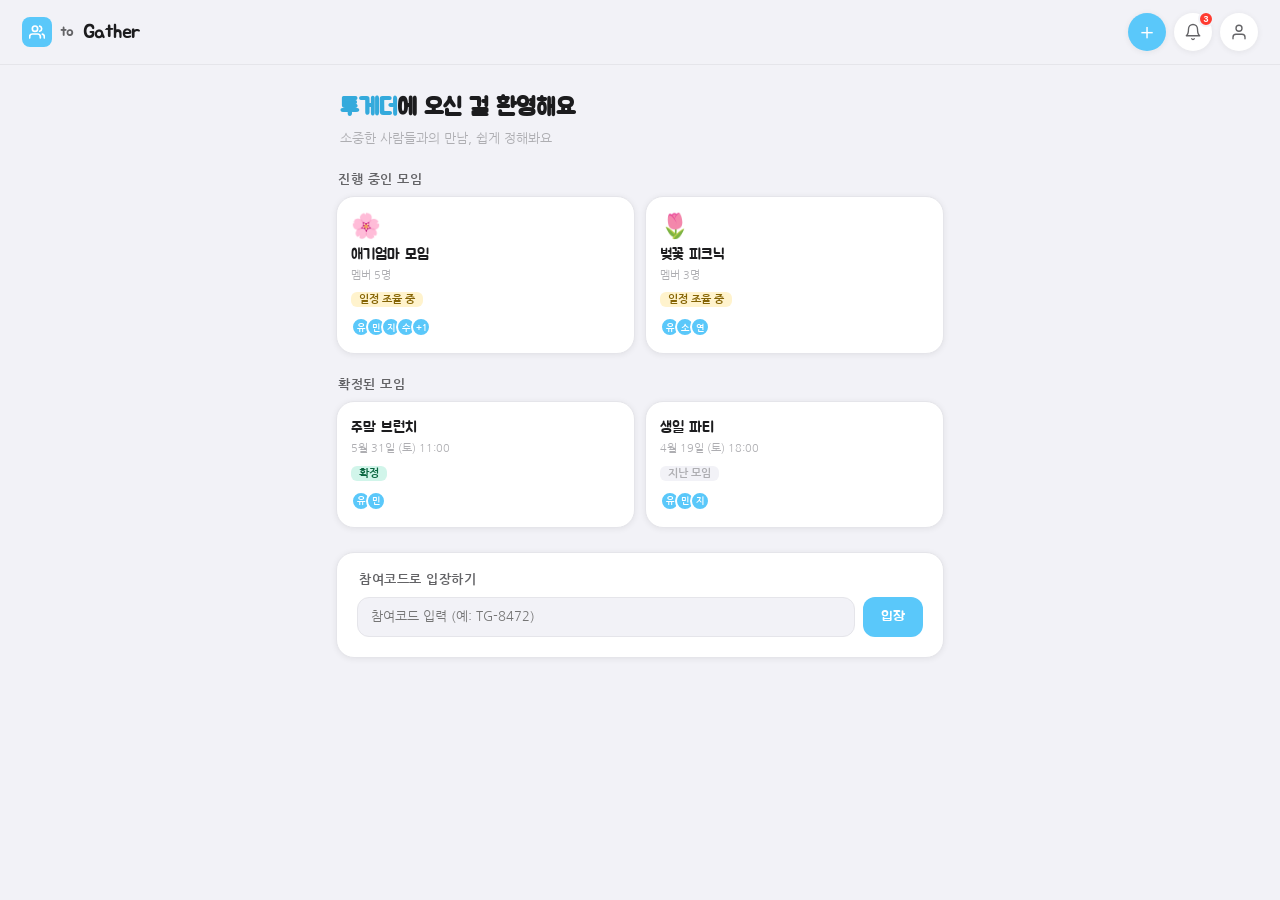
<file: index.html>
<!DOCTYPE html>
<html lang="ko">
<head>
<meta charset="UTF-8">
<meta name="viewport" content="width=device-width, initial-scale=1.0">
<title>to Gather</title>
<link href="https://fonts.googleapis.com/css2?family=Jua&family=Nanum+Gothic:wght@400;700&display=swap" rel="stylesheet">
<style>
:root{
  --bg:    #f2f2f7;
  --card:  #ffffff;
  --nav-bg:rgba(242,242,247,.92);
  --acc:   #5ac8fa;   /* 포인트: 밝은 틸/스카이 */
  --acc2:  #34aadc;
  --text:  #1c1c1e;
  --text-m:#636366;
  --text-l:#aeaeb2;
  --border:#e5e5ea;
  --sh:    0 1px 6px rgba(0,0,0,.07);
  --sh2:   0 4px 20px rgba(0,0,0,.11);
  --r:     18px;
  --rs:    12px;
}
*{box-sizing:border-box;margin:0;padding:0}

body{
  font-family:'Nanum Gothic',sans-serif;
  background:var(--bg);
  color:var(--text);
  min-height:100vh;
  overflow-x:hidden;
}

/* ── TOP NAV ── */
.nav{
  position:fixed;top:0;left:0;right:0;z-index:1000;
  display:flex;align-items:center;justify-content:space-between;
  padding:13px 22px;
  background:var(--nav-bg);
  backdrop-filter:blur(20px);
  border-bottom:1px solid var(--border);
}
.logo{
  font-family:'Jua',sans-serif;font-size:20px;
  color:var(--text);
  display:flex;align-items:center;gap:8px;
  cursor:pointer;user-select:none;transition:opacity .15s;
  letter-spacing:-.3px;
}
.logo .logo-to{font-size:14px;color:var(--text-m);font-weight:400;letter-spacing:.02em}
.logo .logo-gather{font-size:20px;color:var(--text);letter-spacing:-.5px}
.logo:hover{opacity:.7}
.logo-icon{
  width:30px;height:30px;border-radius:8px;
  background:var(--acc);
  display:flex;align-items:center;justify-content:center;
}
.logo-icon svg{width:16px;height:16px;stroke:#fff;fill:none;stroke-width:2.5;stroke-linecap:round;stroke-linejoin:round}
.nav-btns{display:flex;align-items:center;gap:8px}
.nbtn{
  width:38px;height:38px;border-radius:50%;border:none;
  background:var(--card);
  box-shadow:var(--sh);
  cursor:pointer;
  display:flex;align-items:center;justify-content:center;
  transition:all .15s;position:relative;
  color:var(--text-m);
}
.nbtn:hover{background:var(--border)}
.nbtn svg{width:18px;height:18px;stroke:currentColor;fill:none;stroke-width:1.8;stroke-linecap:round;stroke-linejoin:round}
.nbtn.plus{
  background:var(--acc);color:#fff;
  width:38px;height:38px;
  font-size:22px;font-weight:300;
}
.nbtn.plus:hover{background:var(--acc2)}
.badge{
  position:absolute;top:-2px;right:-2px;
  width:16px;height:16px;border-radius:50%;
  background:#ff3b30;color:#fff;
  font-size:9px;font-weight:700;
  display:flex;align-items:center;justify-content:center;
  border:2px solid var(--bg);
}

/* ── MAIN ── */
.main{
  position:relative;z-index:1;
  padding:72px 16px 48px;
  max-width:640px;margin:0 auto;
}
.page{display:none}
.page.active{display:block;animation:fadeUp .3s ease}
@keyframes fadeUp{from{opacity:0;transform:translateY(12px)}to{opacity:1;transform:translateY(0)}}

/* ── HOME HERO ── */
.home-hero{padding:20px 4px 26px}
.home-hero h1{font-family:'Jua',sans-serif;font-size:24px;line-height:1.4;color:var(--text)}
.home-hero h1 em{font-style:normal;color:var(--acc2)}
.home-hero p{font-size:13px;color:var(--text-l);margin-top:5px}

.sec-title{
  font-size:13px;font-weight:700;
  color:var(--text-m);
  letter-spacing:.04em;text-transform:uppercase;
  margin-bottom:10px;padding-left:2px;
}

/* ── MEETING CARDS ── */
.mgrid{display:grid;grid-template-columns:1fr 1fr;gap:10px;margin-bottom:24px}
.mcard{
  background:var(--card);border-radius:var(--r);
  padding:16px 14px;cursor:pointer;
  transition:all .18s;
  box-shadow:var(--sh);
  border:1px solid var(--border);
}
.mcard:hover{transform:translateY(-2px);box-shadow:var(--sh2)}
.mcard:active{transform:scale(.98)}
.mcard .mc-icon{font-size:24px;margin-bottom:8px;line-height:1}
.mcard .mc-name{font-family:'Jua',sans-serif;font-size:15px;margin-bottom:4px;color:var(--text)}
.mcard .mc-meta{font-size:11px;color:var(--text-l);line-height:1.5}
.sbadge{
  display:inline-block;
  padding:2px 8px;border-radius:6px;
  font-size:11px;font-weight:700;margin-top:8px;
}
.sbadge.sched{background:#fff3cd;color:#856404}
.sbadge.conf {background:#d1f5ea;color:#0a6640}
.sbadge.past {background:#f2f2f7;color:#aeaeb2}
.member-dots{display:flex;margin-top:10px}
.mdot{
  width:20px;height:20px;border-radius:50%;
  border:2px solid var(--card);
  background:var(--acc);
  display:flex;align-items:center;justify-content:center;
  font-size:9px;margin-left:-5px;color:#fff;
  font-weight:700;
}
.mdot:first-child{margin-left:0}

/* ── CARD ── */
.card{
  background:var(--card);border-radius:var(--r);
  padding:20px;box-shadow:var(--sh);margin-bottom:12px;
  border:1px solid var(--border);
}

/* ── MEETING HEADER ── */
.mhdr{
  background:var(--card);border-radius:var(--r);
  padding:20px;box-shadow:var(--sh);margin-bottom:12px;
  border:1px solid var(--border);
}
.mhdr-row{display:flex;align-items:center;gap:12px;margin-bottom:12px}
.mhdr-emoji{font-size:34px;line-height:1}
.mhdr-name{font-family:'Jua',sans-serif;font-size:20px;color:var(--text)}
.mhdr-sub{font-size:12px;color:var(--text-l);margin-top:2px}
.code-box{
  display:inline-flex;align-items:center;gap:10px;
  background:var(--bg);
  border:1px solid var(--border);
  border-radius:var(--rs);padding:7px 13px;margin-top:6px;
}
.code-lbl{font-size:11px;color:var(--text-l)}
.code-val{
  font-family:'Jua',sans-serif;font-size:16px;
  letter-spacing:3px;color:var(--text);
}
.copy-btn{
  background:var(--acc);border:none;border-radius:7px;
  padding:4px 10px;font-size:11px;cursor:pointer;
  font-family:'Jua',sans-serif;color:#fff;
  transition:all .15s;
}
.copy-btn:hover{background:var(--acc2)}
.mem-row{display:flex;flex-wrap:wrap;gap:7px;margin-top:12px}
.mem-chip{
  display:flex;align-items:center;gap:6px;
  background:var(--bg);border-radius:30px;
  padding:5px 11px;font-size:12px;
  border:1px solid var(--border);
}
.mem-chip .av{
  width:22px;height:22px;border-radius:50%;
  background:var(--acc);
  display:flex;align-items:center;justify-content:center;font-size:11px;color:#fff;font-weight:700;
}
.mem-chip .ck{color:var(--acc2);font-size:12px}

/* ── TABS ── */
.tabs{
  display:flex;gap:0;margin-bottom:12px;
  background:var(--card);border-radius:var(--rs);
  padding:3px;box-shadow:var(--sh);border:1px solid var(--border);
}
.tab{
  flex:1;padding:8px 6px;border-radius:9px;
  border:none;background:transparent;
  font-family:'Jua',sans-serif;font-size:13px;
  cursor:pointer;transition:all .18s;color:var(--text-m);
}
.tab.on{background:var(--acc);color:#fff;box-shadow:0 1px 4px rgba(90,200,250,.3)}

/* ── CALENDAR ── */
.cal-nav{display:flex;align-items:center;justify-content:space-between;margin-bottom:12px}
.cal-mo{font-family:'Jua',sans-serif;font-size:16px;color:var(--text)}
.cal-arr{
  width:28px;height:28px;border-radius:50%;
  border:none;background:var(--bg);
  cursor:pointer;font-size:15px;color:var(--text-m);
  display:flex;align-items:center;justify-content:center;
  transition:all .15s;
}
.cal-arr:hover{background:var(--border)}
.cal-grid{display:grid;grid-template-columns:repeat(7,1fr);gap:3px;user-select:none}
.dh{text-align:center;font-size:11px;color:var(--text-l);padding-bottom:5px;font-weight:700}
.dh.su{color:#ff3b30}.dh.sa{color:#007aff}
.dd{
  aspect-ratio:1;border-radius:50%;
  display:flex;align-items:center;justify-content:center;
  font-size:12px;cursor:pointer;transition:all .12s;
  border:1px solid transparent;color:var(--text);
}
.dd:hover:not(.emp):not(.past){background:var(--border)}
.dd.sel{background:var(--acc);color:#fff;font-weight:700;box-shadow:0 1px 6px rgba(90,200,250,.35)}
.dd.today{border-color:var(--acc);font-weight:700}
.dd.past{color:var(--text-l);cursor:default}
.dd.emp{cursor:default}
.dd.suc{color:#ff3b30}.dd.sac{color:#007aff}
.dd.sel.suc,.dd.sel.sac{color:#fff}

/* ── TIME SLOTS ── */
.t-title{font-size:12px;font-weight:700;color:var(--text-l);margin:10px 0 5px;letter-spacing:.03em}
.t-grid{display:grid;grid-template-columns:repeat(4,1fr);gap:5px;margin-bottom:2px}
.tbtn{
  padding:8px 2px;border-radius:var(--rs);
  border:1px solid var(--border);
  background:var(--bg);font-size:12px;
  cursor:pointer;transition:all .12s;text-align:center;
  color:var(--text-m);font-family:'Nanum Gothic',sans-serif;
}
.tbtn:hover{border-color:var(--acc);color:var(--acc2)}
.tbtn.sel{background:var(--acc);border-color:var(--acc);color:#fff;font-weight:700}
.anytime{
  width:100%;padding:10px;border-radius:var(--rs);
  border:1px dashed var(--text-l);background:transparent;
  font-family:'Jua',sans-serif;font-size:14px;
  color:var(--text-m);cursor:pointer;transition:all .18s;margin-bottom:10px;
}
.anytime:hover,.anytime.on{background:var(--acc);border-color:var(--acc);color:#fff}

/* ── BIG BUTTONS ── */
.bbtn{
  width:100%;padding:14px;border-radius:var(--rs);border:none;
  font-family:'Jua',sans-serif;font-size:15px;cursor:pointer;
  transition:all .18s;
  display:flex;align-items:center;justify-content:center;gap:6px;
  margin-top:10px;
}
.bbtn.p{background:var(--acc);color:#fff}
.bbtn.p:hover{background:var(--acc2)}
.bbtn.s{background:var(--bg);color:var(--text);border:1px solid var(--border)}
.bbtn.s:hover{background:var(--border)}
.bbtn.c{background:var(--text);color:#fff}
.bbtn.c:hover{opacity:.85}
.bbtn:active{opacity:.75;transform:scale(.98)}

/* ── RESULT CARDS ── */
.rcard{
  border-radius:var(--r);padding:15px 16px;cursor:pointer;
  transition:all .18s;
  border:1px solid var(--border);
  display:flex;align-items:center;gap:14px;
  margin-bottom:8px;background:var(--card);
  box-shadow:var(--sh);
}
.rcard.best{border-color:var(--acc);background:#f0fbff}
.rcard.picked{border-color:var(--acc2);box-shadow:0 0 0 3px rgba(90,200,250,.2)}
.rcard:hover{transform:translateX(3px)}
.rcard-icon{font-size:28px;flex-shrink:0}
.rcard-info{flex:1}
.rcard-date{font-family:'Jua',sans-serif;font-size:16px;color:var(--text)}
.rcard-time{font-size:12px;color:var(--text-l);margin-top:3px}
.rcard-cnt{
  display:inline-block;
  background:var(--bg);border-radius:6px;
  padding:2px 8px;font-size:11px;margin-top:5px;
  color:var(--text-m);font-weight:700;border:1px solid var(--border);
}
.best-tag{
  background:var(--acc);color:#fff;
  padding:2px 8px;border-radius:6px;
  font-size:11px;font-weight:700;white-space:nowrap;
}
.sel-circle{
  width:20px;height:20px;border-radius:50%;
  border:1.5px solid var(--border);flex-shrink:0;
  display:flex;align-items:center;justify-content:center;font-size:12px;
  transition:all .15s;
}
.rcard.picked .sel-circle{background:var(--acc);border-color:var(--acc);color:#fff}

/* ── PROGRESS ── */
.prog{height:4px;border-radius:2px;background:var(--border);margin-top:6px;overflow:hidden}
.prog-fill{height:100%;border-radius:2px;background:var(--acc);transition:width .5s ease}

/* ── CHAT ── */
.chat-wrap{max-height:240px;overflow-y:auto;margin-bottom:10px;padding-right:4px}
.cmsg{display:flex;gap:7px;align-items:flex-end;margin-bottom:8px}
.cmsg.mine{flex-direction:row-reverse}
.cav{
  width:26px;height:26px;border-radius:50%;
  background:var(--acc);
  display:flex;align-items:center;justify-content:center;font-size:11px;font-weight:700;color:#fff;flex-shrink:0;
}
.cbubble{
  max-width:200px;padding:8px 12px;
  border-radius:16px 16px 16px 4px;
  font-size:13px;line-height:1.4;
  background:var(--bg);border:1px solid var(--border);color:var(--text);
}
.cmsg.mine .cbubble{
  border-radius:16px 16px 4px 16px;
  background:var(--acc);border-color:transparent;color:#fff;
}
.cwho{font-size:10px;color:var(--text-l);margin-bottom:2px}
.cmsg.mine .cwho{text-align:right}
.cinput-row{display:flex;gap:7px}
.cinput{
  flex:1;padding:9px 14px;border-radius:20px;
  border:1px solid var(--border);
  background:var(--bg);
  font-family:'Nanum Gothic',sans-serif;font-size:13px;outline:none;
  transition:border-color .15s;color:var(--text);
}
.cinput:focus{border-color:var(--acc)}
.csend{
  width:36px;height:36px;border-radius:50%;border:none;
  background:var(--acc);color:#fff;cursor:pointer;font-size:14px;
  display:flex;align-items:center;justify-content:center;
  transition:background .15s;
}
.csend:hover{background:var(--acc2)}

/* ── NOTIF PANEL ── */
.npanel{
  position:fixed;top:64px;right:14px;width:280px;
  background:var(--card);border-radius:var(--r);
  box-shadow:var(--sh2);border:1px solid var(--border);
  z-index:1500;overflow:hidden;
  transform:translateY(-8px) scale(.96);opacity:0;
  pointer-events:none;transition:all .2s cubic-bezier(.34,1.56,.64,1);
}
.npanel.open{transform:translateY(0) scale(1);opacity:1;pointer-events:all}
.np-hdr{
  padding:13px 15px;font-family:'Jua',sans-serif;font-size:14px;color:var(--text);
  border-bottom:1px solid var(--border);
}
.ni{
  padding:11px 15px;border-bottom:1px solid var(--border);
  font-size:12px;line-height:1.5;display:flex;gap:9px;align-items:flex-start;
  color:var(--text);
}
.ni-ic{font-size:16px;flex-shrink:0;margin-top:1px}
.ni-t{font-size:10px;color:var(--text-l);margin-top:2px}

/* ── MYPAGE ── */
.prof-center{text-align:center;padding:24px 0 16px}
.prof-av{
  width:80px;height:80px;border-radius:50%;
  background:var(--bg);border:2px solid var(--border);
  display:flex;align-items:center;justify-content:center;
  margin:0 auto 12px;
  cursor:pointer;transition:opacity .15s;position:relative;overflow:hidden;
}
.prof-av:hover{opacity:.8}
.prof-av svg{width:100%;height:100%}
.av-edit{
  position:absolute;bottom:0;right:0;
  width:22px;height:22px;border-radius:50%;
  background:var(--acc);font-size:11px;color:#fff;
  display:flex;align-items:center;justify-content:center;
  border:2px solid var(--card);
}
.pname{font-family:'Jua',sans-serif;font-size:20px;color:var(--text)}
.pjoin{font-size:12px;color:var(--text-l);margin-top:3px}
.stats{display:grid;grid-template-columns:1fr 1fr 1fr;gap:8px;margin-bottom:12px}
.sbox{
  background:var(--card);border-radius:var(--rs);
  padding:14px 10px;text-align:center;
  box-shadow:var(--sh);border:1px solid var(--border);
}
.snum{font-family:'Jua',sans-serif;font-size:24px;color:var(--acc2)}
.slbl{font-size:11px;color:var(--text-l);margin-top:2px}

/* ── MODAL ── */
.mov{
  position:fixed;inset:0;
  background:rgba(0,0,0,.35);backdrop-filter:blur(6px);
  z-index:2000;display:flex;align-items:center;justify-content:center;padding:18px;
  opacity:0;pointer-events:none;transition:opacity .2s;
}
.mov.open{opacity:1;pointer-events:all}
.modal{
  background:var(--card);border-radius:22px;
  padding:26px 22px;max-width:420px;width:100%;
  box-shadow:0 16px 48px rgba(0,0,0,.16);
  transform:scale(.94) translateY(12px);
  transition:all .25s cubic-bezier(.34,1.56,.64,1);
  position:relative;
}
.mov.open .modal{transform:scale(1) translateY(0)}
.modal-title{
  font-family:'Jua',sans-serif;font-size:18px;
  color:var(--text);margin-bottom:18px;
}
.mclose{
  position:absolute;top:14px;right:16px;
  font-size:17px;cursor:pointer;background:none;border:none;
  color:var(--text-l);transition:color .15s;
}
.mclose:hover{color:var(--text)}
.inp{
  width:100%;padding:10px 13px;border-radius:var(--rs);
  border:1px solid var(--border);
  background:var(--bg);
  font-family:'Nanum Gothic',sans-serif;font-size:13px;color:var(--text);
  outline:none;transition:border-color .15s;margin-bottom:8px;
}
.inp:focus{border-color:var(--acc)}
.inp-lbl{font-size:12px;font-weight:700;color:var(--text-m);margin-bottom:5px;display:block;letter-spacing:.02em}

/* character grid */
#avOpts{display:grid;grid-template-columns:repeat(4,1fr);gap:8px}
.char-opt{
  border-radius:var(--rs);border:1.5px solid var(--border);
  background:var(--bg);
  cursor:pointer;padding:7px 4px 5px;
  display:flex;flex-direction:column;align-items:center;gap:4px;
  transition:all .15s;
}
.char-opt:hover{border-color:var(--acc);background:#f0fbff}
.char-opt.on{border-color:var(--acc);background:#f0fbff;box-shadow:0 0 0 2px rgba(90,200,250,.25)}
.char-svg{width:46px;height:46px}
.char-name{font-size:10px;color:var(--text-m);text-align:center;line-height:1.2;font-weight:700}
.prof-av svg{width:100%;height:100%}

/* emoji picker */
.ep{display:flex;flex-wrap:wrap;gap:6px;margin-bottom:12px}
.eo{
  width:36px;height:36px;border-radius:8px;
  border:1px solid var(--border);
  background:var(--bg);font-size:18px;
  cursor:pointer;display:flex;align-items:center;justify-content:center;
  transition:all .12s;
}
.eo:hover,.eo.on{border-color:var(--acc);background:#f0fbff}

/* misc */
.join-row{display:flex;gap:8px}
.back{
  display:inline-flex;align-items:center;gap:5px;
  background:none;border:none;font-family:'Jua',sans-serif;font-size:14px;
  color:var(--text-l);cursor:pointer;margin-bottom:14px;
  transition:color .15s;
}
.back:hover{color:var(--acc2)}
.divider{height:1px;background:var(--border);margin:12px 0}
.toast{
  position:fixed;bottom:26px;left:50%;
  transform:translateX(-50%) translateY(70px);
  background:rgba(28,28,30,.9);color:#fff;
  padding:10px 20px;border-radius:22px;
  font-size:13px;font-weight:700;
  z-index:9999;opacity:0;transition:all .25s cubic-bezier(.34,1.56,.64,1);
  white-space:nowrap;
}
.toast.show{transform:translateX(-50%) translateY(0);opacity:1}
.confetti{position:fixed;pointer-events:none;z-index:9990}
@keyframes fly{from{transform:translateY(0) rotate(0);opacity:1}to{transform:translateY(-160px) rotate(540deg);opacity:0}}

.mc-icon:empty{display:none}
::-webkit-scrollbar{width:3px}
::-webkit-scrollbar-thumb{background:var(--border);border-radius:2px}
</style>
</head>
<body>

<!-- NAV -->
<nav class="nav">
  <div class="logo" onclick="goHome()">
    <div class="logo-icon">
      <svg viewBox="0 0 24 24"><path d="M17 21v-2a4 4 0 0 0-4-4H5a4 4 0 0 0-4 4v2"/><circle cx="9" cy="7" r="4"/><path d="M23 21v-2a4 4 0 0 0-3-3.87"/><path d="M16 3.13a4 4 0 0 1 0 7.75"/></svg>
    </div>
    <span class="logo-to">to</span><span class="logo-gather">Gather</span>
  </div>
  <div class="nav-btns">
    <button class="nbtn plus" onclick="openMov('create')" title="새 모임 만들기">＋</button>
    <button class="nbtn" onclick="toggleNotif()" id="nBtn" title="알림">
      <svg width="18" height="18" viewBox="0 0 24 24" fill="none" stroke="currentColor" stroke-width="2" stroke-linecap="round" stroke-linejoin="round"><path d="M18 8A6 6 0 0 0 6 8c0 7-3 9-3 9h18s-3-2-3-9"/><path d="M13.73 21a2 2 0 0 1-3.46 0"/></svg>
      <span class="badge" id="nbadge">3</span>
    </button>
    <button class="nbtn" onclick="goMypage()" title="마이페이지" id="mypageBtn">
      <svg width="18" height="18" viewBox="0 0 24 24" fill="none" stroke="currentColor" stroke-width="2" stroke-linecap="round" stroke-linejoin="round"><path d="M20 21v-2a4 4 0 0 0-4-4H8a4 4 0 0 0-4 4v2"/><circle cx="12" cy="7" r="4"/></svg>
    </button>
  </div>
</nav>

<!-- NOTIF PANEL -->
<div class="npanel" id="npanel">
  <div class="np-hdr">알림</div>
  <div class="ni"><span class="ni-ic">💌</span><div><div><b>민지</b>님이 <b>애기엄마 모임</b>에 참여했어요!</div><div class="ni-t">방금 전</div></div></div>
  <div class="ni"><span class="ni-ic">✓</span><div><div><b>주말 브런치</b> 일정이 확정됐어요!</div><div class="ni-t">5분 전</div></div></div>
  <div class="ni"><span class="ni-ic">📅</span><div><div><b>벚꽃 피크닉</b> 가능한 날짜를 입력해주세요!</div><div class="ni-t">1시간 전</div></div></div>
</div>

<div class="toast" id="toast"></div>

<div class="main">

  <!-- HOME -->
  <div class="page active" id="page-home">
    <div class="home-hero">
      <h1><em>투게더</em>에 오신 걸 환영해요</h1>
      <p>소중한 사람들과의 만남, 쉽게 정해봐요</p>
    </div>

    <div class="sec-title">진행 중인 모임</div>
    <div class="mgrid">
      <div class="mcard c1" onclick="goMeeting(0)">
        <div class="mc-icon" id="mc-icon-0">🌸</div>
        <div class="mc-name">애기엄마 모임</div>
        <div class="mc-meta">멤버 5명</div>
        <div class="sbadge sched">일정 조율 중</div>
        <div class="member-dots">
          <div class="mdot">유</div><div class="mdot">민</div>
          <div class="mdot">지</div><div class="mdot">수</div>
          <div class="mdot" style="font-size:9px">+1</div>
        </div>
      </div>
      <div class="mcard c2" onclick="goMeeting(1)">
        <div class="mc-icon" id="mc-icon-1">🌷</div>
        <div class="mc-name">벚꽃 피크닉</div>
        <div class="mc-meta">멤버 3명</div>
        <div class="sbadge sched">일정 조율 중</div>
        <div class="member-dots">
          <div class="mdot">유</div><div class="mdot">소</div>
          <div class="mdot">연</div>
        </div>
      </div>
    </div>

    <div class="sec-title">확정된 모임</div>
    <div class="mgrid">
      <div class="mcard c3">
        <div class="mc-name">주말 브런치</div>
        <div class="mc-meta">5월 31일 (토) 11:00</div>
        <div class="sbadge conf">확정</div>
        <div class="member-dots">
          <div class="mdot">유</div><div class="mdot">민</div>
        </div>
      </div>
      <div class="mcard c4">
        <div class="mc-name">생일 파티</div>
        <div class="mc-meta">4월 19일 (토) 18:00</div>
        <div class="sbadge past">지난 모임</div>
        <div class="member-dots">
          <div class="mdot">유</div><div class="mdot">민</div>
          <div class="mdot">지</div>
        </div>
      </div>
    </div>

    <div class="card">
      <div class="sec-title" style="margin-bottom:11px">참여코드로 입장하기</div>
      <div class="join-row">
        <input class="inp" id="joinInp" placeholder="참여코드 입력 (예: TG-8472)" style="margin-bottom:0;flex:1">
        <button class="bbtn p" style="width:auto;margin-top:0;padding:11px 18px;border-radius:var(--rs);font-size:14px" onclick="joinCode()">입장</button>
      </div>
    </div>
  </div>

  <!-- MEETING -->
  <div class="page" id="page-meeting">
    <button class="back" onclick="goHome()">← 돌아가기</button>

    <div class="mhdr" id="mhdrEl">
      <div class="mhdr-row">
        <span class="mhdr-emoji" id="mEmojiEl"></span>
        <div>
          <div class="mhdr-name" id="mNameEl">애기엄마 모임</div>
          <div class="mhdr-sub"  id="mSubEl">멤버 5명 · 일정 조율 중</div>
        </div>
      </div>
      <div class="code-box">
        <span class="code-lbl">초대코드</span>
        <span class="code-val" id="mCodeEl">TG-1234</span>
        <button class="copy-btn" onclick="copyCode()">복사</button>
      </div>
      <div class="mem-row" id="memRowEl"></div>
    </div>

    <div class="tabs">
      <button class="tab on"  onclick="swTab(0)" id="tab0">내 일정</button>
      <button class="tab"     onclick="swTab(1)" id="tab1">멤버 현황</button>
      <button class="tab"     onclick="swTab(2)" id="tab2">채팅</button>
    </div>

    <!-- TAB0 -->
    <div id="tc0">
      <div class="card">
        <div class="sec-title">가능한 날짜</div>
        <div class="cal-nav">
          <button class="cal-arr" onclick="chMo(-1)">‹</button>
          <div class="cal-mo" id="calMoEl"></div>
          <button class="cal-arr" onclick="chMo(1)">›</button>
        </div>
        <div class="cal-grid" id="calGrid"></div>
      </div>
      <div class="card">
        <div class="sec-title">가능한 시간대</div>
        <button class="anytime" id="anytimeBtn" onclick="togAnytime()">아무때나 가능해요!</button>
        <div id="timeSlots"></div>
      </div>
      <button class="bbtn p" onclick="saveSched()">내 일정 저장하기</button>
      <button class="bbtn s" onclick="findTime()" style="margin-top:8px">언제 모일 수 있을까?</button>
    </div>

    <!-- TAB1 -->
    <div id="tc1" style="display:none">
      <div class="card">
        <div class="sec-title">멤버 입력 현황</div>
        <div id="memStatusEl"></div>
      </div>
    </div>

    <!-- TAB2 -->
    <div id="tc2" style="display:none">
      <div class="card">
        <div class="sec-title">채팅</div>
        <div class="chat-wrap" id="chatWrap">
          <div class="cmsg">
            <div class="cav">민</div>
            <div><div class="cwho">민지</div>
            <div class="cbubble">저는 주말 오전이 편해요~!</div></div>
          </div>
          <div class="cmsg mine">
            <div class="cav">나</div>
            <div><div class="cwho">나</div>
            <div class="cbubble">저도 일정 입력했어요</div></div>
          </div>
          <div class="cmsg">
            <div class="cav" style="background:linear-gradient(135deg,var(--lavender),var(--sky))">수</div>
            <div><div class="cwho">수연</div>
            <div class="cbubble">어디서 만날지도 정해봐요</div></div>
          </div>
        </div>
        <div class="cinput-row">
          <input class="cinput" id="chatInp" placeholder="메시지를 입력해주세요..." onkeydown="if(event.key==='Enter')sendChat()">
          <button class="csend" onclick="sendChat()">➤</button>
        </div>
      </div>
    </div>

    <!-- RESULTS -->
    <div id="resultSec" style="display:none">
      <div class="divider"></div>
      <div class="sec-title">모두 모일 수 있는 날</div>
      <div id="resultCards"></div>
      <button class="bbtn c" onclick="confirmMtg()" id="confBtn" style="display:none">일정 확정하기</button>
    </div>
  </div>

  <!-- MYPAGE -->
  <div class="page" id="page-mypage">
    <button class="back" onclick="goHome()">← 돌아가기</button>
    <div class="card">
      <div class="prof-center">
        <div class="prof-av" onclick="scrollToAv()">
          <span id="profEmoji">🌸</span>
          <div class="av-edit">✏️</div>
        </div>
        <div class="pname" id="profName">유진</div>
        <div class="pjoin">2026년 3월부터 함께해요</div>
      </div>
      <div style="display:flex;gap:8px;margin-bottom:4px">
        <input class="inp" id="nickInp" placeholder="닉네임 변경" style="margin-bottom:0;flex:1">
        <button class="bbtn p" style="width:auto;margin-top:0;padding:10px 16px;border-radius:var(--rs);font-size:13px" onclick="changeName()">변경</button>
      </div>
    </div>
    <div class="stats">
      <div class="sbox"><div class="snum">4</div><div class="slbl">참여 모임</div></div>
      <div class="sbox"><div class="snum">2</div><div class="slbl">확정 모임</div></div>
      <div class="sbox"><div class="snum">7</div><div class="slbl">함께한 친구</div></div>
    </div>
    <div class="card">
      <div class="sec-title" style="margin-bottom:11px">캐릭터 선택</div>
      <div class="ep" id="avOpts"></div>
    </div>
  </div>

</div><!-- /main -->

<!-- MODAL: create -->
<div class="mov" id="mov-create" onclick="movOut(event,'create')">
  <div class="modal">
    <button class="mclose" onclick="closeMov('create')">✕</button>
    <div class="modal-title">새 모임 만들기</div>
    <span class="inp-lbl">모임 아이콘 (선택사항)</span>
    <div class="ep" id="cEmojiPick"></div>
    <span class="inp-lbl">모임 이름</span>
    <input class="inp" id="cName" placeholder="예) 애기엄마 모임, 벚꽃 피크닉...">
    <span class="inp-lbl">친구 초대 (쉼표로 구분)</span>
    <input class="inp" id="cMembers" placeholder="예) 민지, 수연, 지현">
    <button class="bbtn p" onclick="createMtg()">모임 만들기</button>
  </div>
</div>

<!-- MODAL: confirmed -->
<div class="mov" id="mov-confirmed" onclick="movOut(event,'confirmed')">
  <div class="modal" style="text-align:center">
    <button class="mclose" onclick="closeMov('confirmed')">✕</button>
    <div class="modal-title">일정이 확정됐어요!</div>
    <div id="confDetail" style="font-size:14px;color:var(--text-m);margin-bottom:18px;line-height:1.8;white-space:pre-line"></div>
    <button class="bbtn p" onclick="closeMov('confirmed')">확인</button>
  </div>
</div>

<script>
/* ── STATE ── */
let curMtg=0, calY=2026, calM=5;
let selDates=new Set(), selTimes=new Set();
let anytime=false, selResult=-1, notifOpen=false;
let selCrtEmoji=null;
let profEmoji='🌸', profName='유진';
/* ── SANRIO SVG CHARACTERS ── */
const sanrioChars = [
  { id:'kitty', name:'헬로키티', color:'#fff0f5', accent:'#f499bb',
    svg:`<svg viewBox="0 0 60 60" xmlns="http://www.w3.org/2000/svg">
      <ellipse cx="30" cy="33" rx="18" ry="17" fill="white" stroke="#d4a0b0" stroke-width="1.2"/>
      <circle cx="21" cy="26" r="5.5" fill="white" stroke="#d4a0b0" stroke-width="1.2"/>
      <circle cx="39" cy="26" r="5.5" fill="white" stroke="#d4a0b0" stroke-width="1.2"/>
      <ellipse cx="30" cy="32" rx="12" ry="11" fill="white"/>
      <circle cx="24" cy="31" r="2.5" fill="#333"/>
      <circle cx="36" cy="31" r="2.5" fill="#333"/>
      <ellipse cx="30" cy="37" rx="3" ry="2" fill="#f9b8cc"/>
      <line x1="18" y1="35" x2="10" y2="33" stroke="#ccc" stroke-width="1"/>
      <line x1="18" y1="37" x2="10" y2="37" stroke="#ccc" stroke-width="1"/>
      <line x1="18" y1="39" x2="10" y2="41" stroke="#ccc" stroke-width="1"/>
      <line x1="42" y1="35" x2="50" y2="33" stroke="#ccc" stroke-width="1"/>
      <line x1="42" y1="37" x2="50" y2="37" stroke="#ccc" stroke-width="1"/>
      <line x1="42" y1="39" x2="50" y2="41" stroke="#ccc" stroke-width="1"/>
      <g transform="translate(34,14)">
        <path d="M0,0 C-4,-6 -10,-6 -8,0 C-6,4 0,6 0,6 C0,6 6,4 8,0 C10,-6 4,-6 0,0Z" fill="#f499bb"/>
        <circle cx="0" cy="1" r="2.5" fill="#e8659a"/>
      </g>
    </svg>`},
  { id:'melody', name:'마이멜로디', color:'#fff0f8', accent:'#f9b8d4',
    svg:`<svg viewBox="0 0 60 60" xmlns="http://www.w3.org/2000/svg">
      <ellipse cx="30" cy="36" rx="16" ry="14" fill="white" stroke="#e8aac8" stroke-width="1.2"/>
      <ellipse cx="30" cy="28" rx="14" ry="13" fill="#f9c8de" stroke="#e8aac8" stroke-width="1.2"/>
      <path d="M16,25 Q10,10 22,14 Q26,16 30,14 Q34,16 38,14 Q50,10 44,25" fill="#f9c8de" stroke="#e8aac8" stroke-width="1.2"/>
      <ellipse cx="30" cy="34" rx="10" ry="9" fill="white"/>
      <circle cx="26" cy="33" r="2.2" fill="#333"/>
      <circle cx="34" cy="33" r="2.2" fill="#333"/>
      <ellipse cx="30" cy="38" rx="2.5" ry="1.5" fill="#f9b8cc"/>
      <ellipse cx="22" cy="40" rx="3.5" ry="2" fill="#f499bb" opacity="0.5"/>
      <ellipse cx="38" cy="40" rx="3.5" ry="2" fill="#f499bb" opacity="0.5"/>
      <g transform="translate(17,18)">
        <path d="M0,0 C-3,-5 -8,-4 -6,1 C-4,4 0,5 0,5 C0,5 4,4 6,1 C8,-4 3,-5 0,0Z" fill="#e8659a"/>
        <circle cx="0" cy="1" r="2" fill="#c8458a"/>
      </g>
    </svg>`},
  { id:'cinnamoroll', name:'시나모롤', color:'#f0f6ff', accent:'#a0c8f0',
    svg:`<svg viewBox="0 0 60 60" xmlns="http://www.w3.org/2000/svg">
      <ellipse cx="30" cy="35" rx="18" ry="15" fill="white" stroke="#b8d8f0" stroke-width="1.2"/>
      <circle cx="30" cy="26" r="15" fill="white" stroke="#b8d8f0" stroke-width="1.2"/>
      <ellipse cx="14" cy="22" rx="7" ry="11" fill="white" stroke="#b8d8f0" stroke-width="1.2" transform="rotate(-15,14,22)"/>
      <ellipse cx="46" cy="22" rx="7" ry="11" fill="white" stroke="#b8d8f0" stroke-width="1.2" transform="rotate(15,46,22)"/>
      <ellipse cx="14" cy="22" rx="4" ry="7" fill="#e8d0f0" transform="rotate(-15,14,22)"/>
      <ellipse cx="46" cy="22" rx="4" ry="7" fill="#e8d0f0" transform="rotate(15,46,22)"/>
      <circle cx="25" cy="27" r="2.5" fill="#333"/>
      <circle cx="35" cy="27" r="2.5" fill="#333"/>
      <ellipse cx="30" cy="32" rx="2.5" ry="1.5" fill="#f9b8cc"/>
      <circle cx="25.5" cy="25.5" r="1" fill="white"/>
      <circle cx="35.5" cy="25.5" r="1" fill="white"/>
      <path d="M25,35 Q30,38 35,35" stroke="#b8d8f0" stroke-width="1.2" fill="none"/>
      <ellipse cx="22" cy="36" rx="3" ry="2" fill="#f9c8de" opacity="0.6"/>
      <ellipse cx="38" cy="36" rx="3" ry="2" fill="#f9c8de" opacity="0.6"/>
    </svg>`},
  { id:'kuromi', name:'쿠로미', color:'#f0eeff', accent:'#9988cc',
    svg:`<svg viewBox="0 0 60 60" xmlns="http://www.w3.org/2000/svg">
      <ellipse cx="30" cy="35" rx="16" ry="14" fill="white" stroke="#9988cc" stroke-width="1.2"/>
      <path d="M14,28 Q16,10 30,12 Q44,10 46,28 Q44,35 30,36 Q16,35 14,28Z" fill="#2a2a2a" stroke="#1a1a1a" stroke-width="1"/>
      <path d="M18,22 L14,10 L24,20Z" fill="#2a2a2a"/>
      <path d="M42,22 L46,10 L36,20Z" fill="#2a2a2a"/>
      <path d="M18,22 L16,12 L23,20Z" fill="#cc44aa"/>
      <path d="M42,22 L44,12 L37,20Z" fill="#cc44aa"/>
      <ellipse cx="30" cy="30" rx="11" ry="9" fill="white"/>
      <circle cx="25" cy="29" r="2.5" fill="#333"/>
      <circle cx="35" cy="29" r="2.5" fill="#333"/>
      <circle cx="25.8" cy="28.2" r="1" fill="white"/>
      <circle cx="35.8" cy="28.2" r="1" fill="white"/>
      <ellipse cx="30" cy="34" rx="2" ry="1.5" fill="#f9b8cc"/>
      <ellipse cx="22" cy="37" rx="3" ry="1.8" fill="#f499bb" opacity="0.5"/>
      <ellipse cx="38" cy="37" rx="3" ry="1.8" fill="#f499bb" opacity="0.5"/>
      <circle cx="30" cy="22" r="3" fill="#cc44aa"/>
      <text x="30" y="24.5" text-anchor="middle" font-size="4" fill="white">💀</text>
    </svg>`},
  { id:'pompom', name:'폼폼푸린', color:'#fffbe8", accent:"#f5d060',
    svg:`<svg viewBox="0 0 60 60" xmlns="http://www.w3.org/2000/svg">
      <ellipse cx="30" cy="40" rx="20" ry="10" fill="#f5d878" stroke="#d4a820" stroke-width="1"/>
      <circle cx="30" cy="28" r="17" fill="#f5e090" stroke="#d4a820" stroke-width="1.2"/>
      <ellipse cx="19" cy="22" rx="6" ry="4" fill="#8b5e2a" stroke="#6b3e0a" stroke-width="1" transform="rotate(-20,19,22)"/>
      <ellipse cx="41" cy="22" rx="6" ry="4" fill="#8b5e2a" stroke="#6b3e0a" stroke-width="1" transform="rotate(20,41,22)"/>
      <circle cx="24" cy="29" r="3" fill="#333"/>
      <circle cx="36" cy="29" r="3" fill="#333"/>
      <circle cx="25" cy="28" r="1.2" fill="white"/>
      <circle cx="37" cy="28" r="1.2" fill="white"/>
      <ellipse cx="30" cy="34" rx="3" ry="2" fill="#f9a8b0"/>
      <ellipse cx="21" cy="37" rx="4" ry="2.5" fill="#f9c840" opacity="0.5"/>
      <ellipse cx="39" cy="37" rx="4" ry="2.5" fill="#f9c840" opacity="0.5"/>
      <path d="M25,36 Q30,40 35,36" stroke="#d4a820" stroke-width="1.2" fill="none"/>
    </svg>`},
  { id:'keroppi', name:'케로피', color:'#eefff5', accent:'#66cc88',
    svg:`<svg viewBox="0 0 60 60" xmlns="http://www.w3.org/2000/svg">
      <circle cx="30" cy="32" r="18" fill="#66cc88" stroke="#44aa66" stroke-width="1.2"/>
      <ellipse cx="22" cy="24" rx="8" ry="7" fill="#88ee99" stroke="#44aa66" stroke-width="1"/>
      <ellipse cx="38" cy="24" rx="8" ry="7" fill="#88ee99" stroke="#44aa66" stroke-width="1"/>
      <circle cx="22" cy="25" r="4.5" fill="white"/>
      <circle cx="38" cy="25" r="4.5" fill="white"/>
      <circle cx="22" cy="26" r="2.5" fill="#1a1a1a"/>
      <circle cx="38" cy="26" r="2.5" fill="#1a1a1a"/>
      <circle cx="22.8" cy="25.2" r="1" fill="white"/>
      <circle cx="38.8" cy="25.2" r="1" fill="white"/>
      <ellipse cx="30" cy="36" rx="8" ry="5" fill="#88ee99"/>
      <path d="M23,37 Q30,42 37,37" stroke="#44aa66" stroke-width="1.2" fill="none"/>
      <ellipse cx="21" cy="40" rx="4" ry="2.5" fill="#55bb77" opacity="0.4"/>
      <ellipse cx="39" cy="40" rx="4" ry="2.5" fill="#55bb77" opacity="0.4"/>
    </svg>`},
  { id:'badtz', name:'배드바츠마루', color:'#eeeeff', accent:'#6666cc',
    svg:`<svg viewBox="0 0 60 60" xmlns="http://www.w3.org/2000/svg">
      <ellipse cx="30" cy="38" rx="16" ry="12" fill="#f5e870" stroke="#ccaa00" stroke-width="1"/>
      <circle cx="30" cy="26" r="16" fill="#1a1a2a" stroke="#000" stroke-width="1.2"/>
      <path d="M18,16 L14,6 L22,15Z M42,16 L46,6 L38,15Z" fill="#2a2a3a"/>
      <ellipse cx="30" cy="28" rx="12" ry="10" fill="#1a1a2a"/>
      <circle cx="24" cy="26" r="4" fill="white"/>
      <circle cx="36" cy="26" r="4" fill="white"/>
      <circle cx="24" cy="27" r="2.5" fill="#1a1aee"/>
      <circle cx="36" cy="27" r="2.5" fill="#1a1aee"/>
      <circle cx="24.8" cy="26.2" r="1" fill="white"/>
      <circle cx="36.8" cy="26.2" r="1" fill="white"/>
      <ellipse cx="30" cy="33" rx="3" ry="2" fill="#ffaaaa"/>
      <path d="M24,35 Q30,39 36,35" stroke="#555" stroke-width="1.2" fill="none"/>
    </svg>`},
  { id:'tuxedo', name:'턱시도샘', color:'#eef6ff', accent:'#88aacc',
    svg:`<svg viewBox="0 0 60 60" xmlns="http://www.w3.org/2000/svg">
      <circle cx="30" cy="28" r="16" fill="white" stroke="#ccc" stroke-width="1.2"/>
      <path d="M18,32 Q14,28 16,22 Q18,14 30,13 Q42,14 44,22 Q46,28 42,32Z" fill="#1a1a2a" stroke="#000" stroke-width="1"/>
      <ellipse cx="30" cy="30" rx="10" ry="9" fill="white"/>
      <circle cx="25" cy="28" r="2.5" fill="#333"/>
      <circle cx="35" cy="28" r="2.5" fill="#333"/>
      <circle cx="25.8" cy="27.2" r="1" fill="white"/>
      <circle cx="35.8" cy="27.2" r="1" fill="white"/>
      <ellipse cx="30" cy="33" rx="2.5" ry="1.5" fill="#f9a8c0"/>
      <path d="M25,35 Q30,38 35,35" stroke="#aaa" stroke-width="1.2" fill="none"/>
      <g transform="translate(26,38)">
        <path d="M0,-3 C-2,-6 -5,-5 -4,-2 C-3,0 0,2 0,2 C0,2 3,0 4,-2 C5,-5 2,-6 0,-3Z" fill="#cc4466"/>
      </g>
      <ellipse cx="22" cy="37" rx="3" ry="2" fill="#f499bb" opacity="0.5"/>
      <ellipse cx="38" cy="37" rx="3" ry="2" fill="#f499bb" opacity="0.5"/>
    </svg>`},
  { id:'pochacco', name:'포차코', color:'#f0f8ff', accent:'#a0c0e8',
    svg:`<svg viewBox="0 0 60 60" xmlns="http://www.w3.org/2000/svg">
      <circle cx="30" cy="30" r="18" fill="white" stroke="#c0d8f0" stroke-width="1.2"/>
      <ellipse cx="18" cy="20" rx="7" ry="9" fill="white" stroke="#c0d8f0" stroke-width="1.2" transform="rotate(-10,18,20)"/>
      <ellipse cx="42" cy="20" rx="7" ry="9" fill="white" stroke="#c0d8f0" stroke-width="1.2" transform="rotate(10,42,20)"/>
      <ellipse cx="18" cy="21" rx="4" ry="5.5" fill="#f0d8e8" transform="rotate(-10,18,21)"/>
      <ellipse cx="42" cy="21" rx="4" ry="5.5" fill="#f0d8e8" transform="rotate(10,42,21)"/>
      <circle cx="25" cy="30" r="3" fill="#333"/>
      <circle cx="35" cy="30" r="3" fill="#333"/>
      <circle cx="26" cy="29" r="1.2" fill="white"/>
      <circle cx="36" cy="29" r="1.2" fill="white"/>
      <ellipse cx="30" cy="35" rx="3" ry="2" fill="#f9b8cc"/>
      <path d="M25,37 Q30,41 35,37" stroke="#c0d8f0" stroke-width="1.2" fill="none"/>
      <ellipse cx="21" cy="39" rx="3.5" ry="2" fill="#f9c8de" opacity="0.5"/>
      <ellipse cx="39" cy="39" rx="3.5" ry="2" fill="#f9c8de" opacity="0.5"/>
    </svg>`},
  { id:'littletwin', name:'리틀트윈스타', color:'#f8f0ff', accent:'#cc99ee',
    svg:`<svg viewBox="0 0 60 60" xmlns="http://www.w3.org/2000/svg">
      <circle cx="21" cy="30" r="12" fill="#fff8b0" stroke="#e8c830" stroke-width="1"/>
      <circle cx="39" cy="30" r="12" fill="#f0d8ff" stroke="#c888ee" stroke-width="1"/>
      <circle cx="20" cy="28" r="2.2" fill="#333"/>
      <circle cx="38" cy="28" r="2.2" fill="#333"/>
      <circle cx="20.7" cy="27.3" r="0.9" fill="white"/>
      <circle cx="38.7" cy="27.3" r="0.9" fill="white"/>
      <ellipse cx="20" cy="32" rx="2" ry="1.2" fill="#f9a8b0"/>
      <ellipse cx="38" cy="32" rx="2" ry="1.2" fill="#f9a8b0"/>
      <path d="M17,34 Q20,37 23,34" stroke="#e8c830" stroke-width="1" fill="none"/>
      <path d="M35,34 Q38,37 41,34" stroke="#c888ee" stroke-width="1" fill="none"/>
      <polygon points="21,12 22.5,17 18,14 24,14 19.5,17" fill="#f5d030" stroke="#e8b020" stroke-width="0.5"/>
      <polygon points="39,10 40.5,15 36,12 42,12 37.5,15" fill="#dd88ee" stroke="#bb66cc" stroke-width="0.5"/>
    </svg>`},
  { id:'charmmy', name:'참미키티', color:'#fff5f8', accent:'#f0a0b8',
    svg:`<svg viewBox="0 0 60 60" xmlns="http://www.w3.org/2000/svg">
      <ellipse cx="30" cy="33" rx="17" ry="16" fill="white" stroke="#d0a8b8" stroke-width="1.2"/>
      <circle cx="20" cy="24" r="6" fill="white" stroke="#d0a8b8" stroke-width="1.2"/>
      <circle cx="40" cy="24" r="6" fill="white" stroke="#d0a8b8" stroke-width="1.2"/>
      <ellipse cx="30" cy="32" rx="12" ry="10" fill="white"/>
      <circle cx="25" cy="30" r="2.5" fill="#333"/>
      <circle cx="35" cy="30" r="2.5" fill="#333"/>
      <ellipse cx="30" cy="36" rx="3" ry="2" fill="#f9c8d8"/>
      <line x1="19" y1="34" x2="11" y2="32" stroke="#ddd" stroke-width="1"/>
      <line x1="19" y1="36" x2="11" y2="36" stroke="#ddd" stroke-width="1"/>
      <line x1="41" y1="34" x2="49" y2="32" stroke="#ddd" stroke-width="1"/>
      <line x1="41" y1="36" x2="49" y2="36" stroke="#ddd" stroke-width="1"/>
      <g transform="translate(22,14) rotate(-20)">
        <path d="M0,0 C-4,-6 -9,-5 -7,0 C-5,3 0,5 0,5 C0,5 5,3 7,0 C9,-5 4,-6 0,0Z" fill="#f0a0b8"/>
        <circle cx="0" cy="1" r="2" fill="#d87898"/>
      </g>
    </svg>`},
  { id:'hangyodon', name:'한교돈', color:'#eef8ff', accent:'#88c8e8',
    svg:`<svg viewBox="0 0 60 60" xmlns="http://www.w3.org/2000/svg">
      <ellipse cx="30" cy="36" rx="18" ry="14" fill="#c8e8f8" stroke="#88b8d8" stroke-width="1.2"/>
      <ellipse cx="30" cy="28" rx="16" ry="15" fill="#c8e8f8" stroke="#88b8d8" stroke-width="1.2"/>
      <ellipse cx="30" cy="25" rx="11" ry="9" fill="#ddf0fa"/>
      <circle cx="25" cy="26" r="3" fill="#333"/>
      <circle cx="35" cy="26" r="3" fill="#333"/>
      <circle cx="25.8" cy="25.2" r="1.2" fill="white"/>
      <circle cx="35.8" cy="25.2" r="1.2" fill="white"/>
      <ellipse cx="30" cy="31" rx="3" ry="2" fill="#f9b8d0"/>
      <ellipse cx="22" cy="34" rx="4" ry="2.5" fill="#a8d8f0" opacity="0.5"/>
      <ellipse cx="38" cy="34" rx="4" ry="2.5" fill="#a8d8f0" opacity="0.5"/>
      <path d="M24,33 Q30,37 36,33" stroke="#88b8d8" stroke-width="1.2" fill="none"/>
    </svg>`},
];
const avatarList = sanrioChars.map(c=>c.id);
let profCharId = 'kitty';

const meetings=[
  {name:'애기엄마 모임',emoji:'🌸',code:'TG-8472',
   members:[{n:'유진',done:true},{n:'민지',done:true},{n:'지현',done:false},{n:'수아',done:true},{n:'소연',done:false}],
   status:'scheduling'},
  {name:'벚꽃 피크닉',emoji:null,code:'TG-3310',
   members:[{n:'유진',done:true},{n:'소연',done:false},{n:'연주',done:false}],
   status:'scheduling'}
];

/* ── ROUTING ── */
function goHome(){
  showPage('home'); closeNotif();
}
function goMypage(){
  showPage('mypage'); renderMypage();
}
function goMeeting(i){
  curMtg=i;
  const m=meetings[i];
  const emojiEl=document.getElementById('mEmojiEl');
  emojiEl.textContent=m.emoji||'';
  emojiEl.style.display=m.emoji?'inline':'none';
  document.getElementById('mNameEl').textContent=m.name;
  document.getElementById('mSubEl').textContent=`멤버 ${m.members.length}명 · 일정 조율 중`;
  document.getElementById('mCodeEl').textContent=m.code;
  renderMemChips(m); renderMemStatus(m);
  renderCal(); renderTimes();
  document.getElementById('resultSec').style.display='none';
  swTab(0); showPage('meeting');
}
function showPage(p){
  document.querySelectorAll('.page').forEach(x=>x.classList.remove('active'));
  document.getElementById('page-'+p).classList.add('active');
}

/* ── MEMBER CHIPS ── */
function renderMemChips(m){
  document.getElementById('memRowEl').innerHTML=m.members.map(x=>`
    <div class="mem-chip">
      <div class="av">${x.n[0]}</div>
      <span>${x.n}</span>
      ${x.done?'<span class="ck">✓</span>':'<span style="font-size:10px;color:var(--text-l)">미입력</span>'}
    </div>`).join('');
}
function renderMemStatus(m){
  const done=m.members.filter(x=>x.done).length, tot=m.members.length;
  document.getElementById('memStatusEl').innerHTML=`
    <div style="margin-bottom:14px">
      <div style="display:flex;justify-content:space-between;font-size:12px;margin-bottom:4px">
        <span>일정 입력 완료</span>
        <span style="font-family:'Jua',sans-serif;color:var(--rose-dd)">${done}/${tot}명</span>
      </div>
      <div class="prog"><div class="prog-fill" style="width:${done/tot*100}%"></div></div>
    </div>
    ${m.members.map(x=>`
      <div style="display:flex;align-items:center;gap:10px;padding:9px 0;border-bottom:1px solid rgba(232,101,154,.08)">
        <div style="width:32px;height:32px;border-radius:50%;background:linear-gradient(135deg,var(--rose),var(--lavender));display:flex;align-items:center;justify-content:center;font-family:'Jua',sans-serif;font-size:13px;color:var(--rose-dd)">${x.n[0]}</div>
        <div style="flex:1">
          <div style="font-family:'Jua',sans-serif;font-size:13px">${x.n}</div>
          <div style="font-size:11px;color:var(--text-l)">${x.done?'입력 완료 ✅':'아직 미입력 🌸'}</div>
        </div>
        <span style="font-size:18px">${x.done?'💕':'○'}</span>
      </div>`).join('')}`;
}

/* ── TABS ── */
function swTab(i){
  for(let j=0;j<3;j++){
    document.getElementById('tab'+j).classList.toggle('on',j===i);
    document.getElementById('tc'+j).style.display=j===i?'block':'none';
  }
}

/* ── CALENDAR ── */
function renderCal(){
  const mos=['1월','2월','3월','4월','5월','6월','7월','8월','9월','10월','11월','12월'];
  document.getElementById('calMoEl').textContent=`${calY}년 ${mos[calM-1]}`;
  const g=document.getElementById('calGrid');
  const hds=['일','월','화','수','목','금','토'];
  let h=hds.map((d,i)=>`<div class="dh ${i===0?'su':i===6?'sa':''}">${d}</div>`).join('');
  const fd=new Date(calY,calM-1,1).getDay();
  const dim=new Date(calY,calM,0).getDate();
  const today=new Date();
  const ts=`${today.getFullYear()}-${today.getMonth()+1}-${today.getDate()}`;
  for(let i=0;i<fd;i++) h+=`<div class="dd emp"></div>`;
  for(let d=1;d<=dim;d++){
    const dow=(fd+d-1)%7;
    const ds=`${calY}-${calM}-${d}`;
    const past=new Date(calY,calM-1,d)<new Date(today.getFullYear(),today.getMonth(),today.getDate());
    let c='dd';
    if(past)c+=' past';
    if(ds===ts)c+=' today';
    if(selDates.has(ds))c+=' sel';
    if(dow===0)c+=' suc'; if(dow===6)c+=' sac';
    h+=`<div class="${c}" onclick="togDate('${ds}',${past})">${d}</div>`;
  }
  g.innerHTML=h;
}
function togDate(ds,past){if(past)return; selDates.has(ds)?selDates.delete(ds):selDates.add(ds); renderCal();}
function chMo(d){calM+=d; if(calM>12){calM=1;calY++;} if(calM<1){calM=12;calY--;} renderCal();}

/* ── TIMES ── */
function renderTimes(){
  const c=document.getElementById('timeSlots');
  const ps=[{l:'🌅 오전',s:[]},{l:'☀️ 오후',s:[]},{l:'🌙 저녁',s:[]}];
  for(let h=6;h<12;h++) for(let m=0;m<60;m+=30) ps[0].s.push(fmt(h,m));
  for(let h=12;h<18;h++) for(let m=0;m<60;m+=30) ps[1].s.push(fmt(h,m));
  for(let h=18;h<24;h++) for(let m=0;m<60;m+=30) ps[2].s.push(fmt(h,m));
  c.innerHTML=ps.map(p=>`
    <div class="t-title">${p.l}</div>
    <div class="t-grid">${p.s.map(s=>`<button class="tbtn${selTimes.has(s)?' sel':''}" onclick="togTime('${s}')">${s}</button>`).join('')}</div>
  `).join('');
}
function fmt(h,m){return `${String(h).padStart(2,'0')}:${m===0?'00':'30'}`;}
function togTime(t){if(anytime)return; selTimes.has(t)?selTimes.delete(t):selTimes.add(t); renderTimes();}
function togAnytime(){
  anytime=!anytime;
  document.getElementById('anytimeBtn').classList.toggle('on',anytime);
  if(anytime){selTimes.clear();renderTimes();}
}

/* ── SAVE / FIND ── */
function saveSched(){
  if(!selDates.size&&!anytime){toast('날짜를 먼저 선택해주세요');return;}
  meetings[curMtg].members[0].done=true;
  renderMemChips(meetings[curMtg]); renderMemStatus(meetings[curMtg]);
  toast('일정이 저장됐어요. 다른 멤버들도 기다려봐요!');
}
function findTime(){
  const res=makeResults();
  const sec=document.getElementById('resultSec');
  const cards=document.getElementById('resultCards');
  selResult=-1; document.getElementById('confBtn').style.display='none';
  sec.style.display='block';
  cards.innerHTML=res.map((r,i)=>`
    <div class="rcard ${i===0?'best':'other'}" onclick="pickResult(${i})" id="rc${i}">
      ${i===0?'<div class="best-tag">🎀 최선!</div>':''}
      <div class="rcard-icon">${r.icon}</div>
      <div class="rcard-info">
        <div class="rcard-date">${r.date}</div>
        <div class="rcard-time">${r.time}</div>
        <div class="rcard-cnt">${r.cnt}명 모두 가능</div>
      </div>
      <div class="sel-circle" id="sc${i}"></div>
    </div>`).join('');
  sec.scrollIntoView({behavior:'smooth',block:'nearest'});
}
function makeResults(){
  const dw=['일','월','화','수','목','금','토'];
  const base=new Date(2026,4,27); const res=[];
  [[3,'11:00 - 15:00',5,'★'],[7,'18:00 - 22:00',5,'★'],[11,'14:00 - 18:00',4,'★'],[15,'11:30 - 14:30',3,'★']].forEach(([off,t,cnt,icon])=>{
    const d=new Date(base); d.setDate(d.getDate()+off);
    res.push({date:`${d.getMonth()+1}월 ${d.getDate()}일 (${dw[d.getDay()]})`,time:t,cnt,icon});
  });
  return res;
}
function pickResult(i){
  document.querySelectorAll('.rcard').forEach((c,j)=>{
    c.classList.toggle('picked',j===i);
    document.getElementById('sc'+j).textContent=j===i?'✓':'';
  });
  selResult=i; document.getElementById('confBtn').style.display='flex';
}
function confirmMtg(){
  if(selResult<0)return;
  const r=makeResults()[selResult];
  document.getElementById('confDetail').textContent=`${r.date}\n${r.time}\n\n모든 멤버에게 알림을 보냈어요.`;
  openMov('confirmed'); spawnConfetti();
  toast('일정 확정 알림을 모두에게 보냈어요');
}

/* ── CREATE ── */
function createMtg(){
  const name=document.getElementById('cName').value.trim();
  if(!name){toast('모임 이름을 입력해주세요');return;}
  const mems=document.getElementById('cMembers').value.split(',').map(s=>s.trim()).filter(Boolean);
  const newM=[{n:profName,done:true},...mems.map(n=>({n,done:false}))];
  const code='TG-'+Math.floor(1000+Math.random()*9000);
  meetings.push({name,emoji:selCrtEmoji||null,code,members:newM,status:'scheduling'});
  closeMov('create');
  toast(`"${name}" 모임이 생성됐어요. 코드: ${code}`);
  document.getElementById('cName').value='';
  document.getElementById('cMembers').value='';
  setTimeout(()=>goMeeting(meetings.length-1),300);
}

/* ── JOIN CODE ── */
function joinCode(){
  const c=document.getElementById('joinInp').value.trim().toUpperCase();
  if(!c){toast('참여코드를 입력해주세요');return;}
  const f=meetings.findIndex(m=>m.code===c);
  if(f>=0){toast(`"${meetings[f].name}"에 입장했어요`); setTimeout(()=>goMeeting(f),500);}
  else toast('코드를 다시 확인해주세요');
  document.getElementById('joinInp').value='';
}
function copyCode(){
  const c=document.getElementById('mCodeEl').textContent;
  navigator.clipboard.writeText(c).catch(()=>{});
  toast(`코드가 복사됐어요: ${c}`);
}

/* ── MYPAGE ── */
function getCharById(id){ return sanrioChars.find(c=>c.id===id)||sanrioChars[0]; }
function renderMypage(){
  const ch=getCharById(profCharId);
  document.getElementById('profEmoji').innerHTML=ch.svg;
  const cont=document.getElementById('avOpts'); cont.innerHTML='';
  sanrioChars.forEach(c=>{
    const b=document.createElement('button');
    b.className='char-opt'+(c.id===profCharId?' on':'');
    b.style.background=c.id===profCharId?c.color:'rgba(255,248,253,.8)';
    b.innerHTML=`<div class="char-svg">${c.svg}</div><div class="char-name">${c.name}</div>`;
    b.onclick=()=>{
      profCharId=c.id;
      document.getElementById('profEmoji').innerHTML=c.svg;
      document.querySelectorAll('.char-opt').forEach(x=>{x.classList.remove('on');x.style.background='rgba(255,248,253,.8)';});
      b.classList.add('on'); b.style.background=c.color;
      toast('캐릭터 변경: '+c.name);
    };
    cont.appendChild(b);
  });
}
function changeName(){
  const v=document.getElementById('nickInp').value.trim();
  if(!v){toast('닉네임을 입력해주세요');return;}
  profName=v;
  document.getElementById('profName').textContent=v;
  toast(`닉네임이 "${v}"(으)로 변경됐어요`);
  document.getElementById('nickInp').value='';
}
function scrollToAv(){document.getElementById('avOpts').scrollIntoView({behavior:'smooth'});}

/* ── NOTIF ── */
function toggleNotif(){
  notifOpen=!notifOpen;
  document.getElementById('npanel').classList.toggle('open',notifOpen);
  if(notifOpen) document.getElementById('nbadge').style.display='none';
}
function closeNotif(){notifOpen=false; document.getElementById('npanel').classList.remove('open');}
document.addEventListener('click',e=>{
  if(!e.target.closest('.npanel')&&!e.target.closest('#nBtn')) closeNotif();
});

/* ── CHAT ── */
function sendChat(){
  const i=document.getElementById('chatInp'), msg=i.value.trim();
  if(!msg)return;
  const w=document.getElementById('chatWrap');
  const d=document.createElement('div'); d.className='cmsg mine';
  d.innerHTML=`<div class="cav">${profEmoji}</div><div><div class="cwho">나</div><div class="cbubble">${msg}</div></div>`;
  w.appendChild(d); w.scrollTop=w.scrollHeight; i.value='';
}

/* ── MODAL ── */
function openMov(id){
  document.getElementById('mov-'+id).classList.add('open');
  if(id==='create') initCrtEmoji();
}
function closeMov(id){document.getElementById('mov-'+id).classList.remove('open');}
function movOut(e,id){if(e.target.id==='mov-'+id) closeMov(id);}
function initCrtEmoji(){
  const emojis=['🌸','🌷','🌼','🌺','☕','🎂','✨','🎀','💕','🍓','🌙','🎵','🌊','🎨','🎉'];
  const p=document.getElementById('cEmojiPick'); p.innerHTML='';
  /* '없음' 버튼 */
  const none=document.createElement('button');
  none.className='eo'+(selCrtEmoji===null?' on':'');
  none.textContent='없음';
  none.style.fontSize='11px';none.style.width='46px';none.style.borderRadius='8px';
  none.onclick=()=>{selCrtEmoji=null; document.querySelectorAll('#cEmojiPick .eo').forEach(x=>x.classList.remove('on')); none.classList.add('on');};
  p.appendChild(none);
  emojis.forEach(e=>{
    const b=document.createElement('button');
    b.className='eo'+(e===selCrtEmoji?' on':'');
    b.textContent=e;
    b.onclick=()=>{
      selCrtEmoji= selCrtEmoji===e ? null : e;
      document.querySelectorAll('#cEmojiPick .eo').forEach(x=>x.classList.remove('on'));
      if(selCrtEmoji) b.classList.add('on'); else none.classList.add('on');
    };
    p.appendChild(b);
  });
}

/* ── TOAST ── */
function toast(msg){
  const t=document.getElementById('toast');
  t.textContent=msg; t.classList.add('show');
  clearTimeout(t._t); t._t=setTimeout(()=>t.classList.remove('show'),2800);
}

/* ── CONFETTI ── */
function spawnConfetti(){
  ['✦','✧','·','✦','✧','·','✦','✧'].forEach((e,i)=>{
    const el=document.createElement('div');
    el.className='confetti'; el.textContent=e;
    el.style.cssText=`left:${Math.random()*100}vw;bottom:60px;font-size:${16+Math.random()*12}px;color:${['#f499bb','#c89fe8','#85ccf0','#e8659a'][i%4]};animation:fly ${1+Math.random()*1.3}s ease-out ${i*.08}s forwards`;
    document.body.appendChild(el);
    setTimeout(()=>el.remove(),3000);
  });
}

/* ── INIT ── */
renderCal(); renderTimes(); renderMypage();
document.getElementById('profEmoji').innerHTML = getCharById(profCharId).svg;
</script>
</body>
</html>
</file>
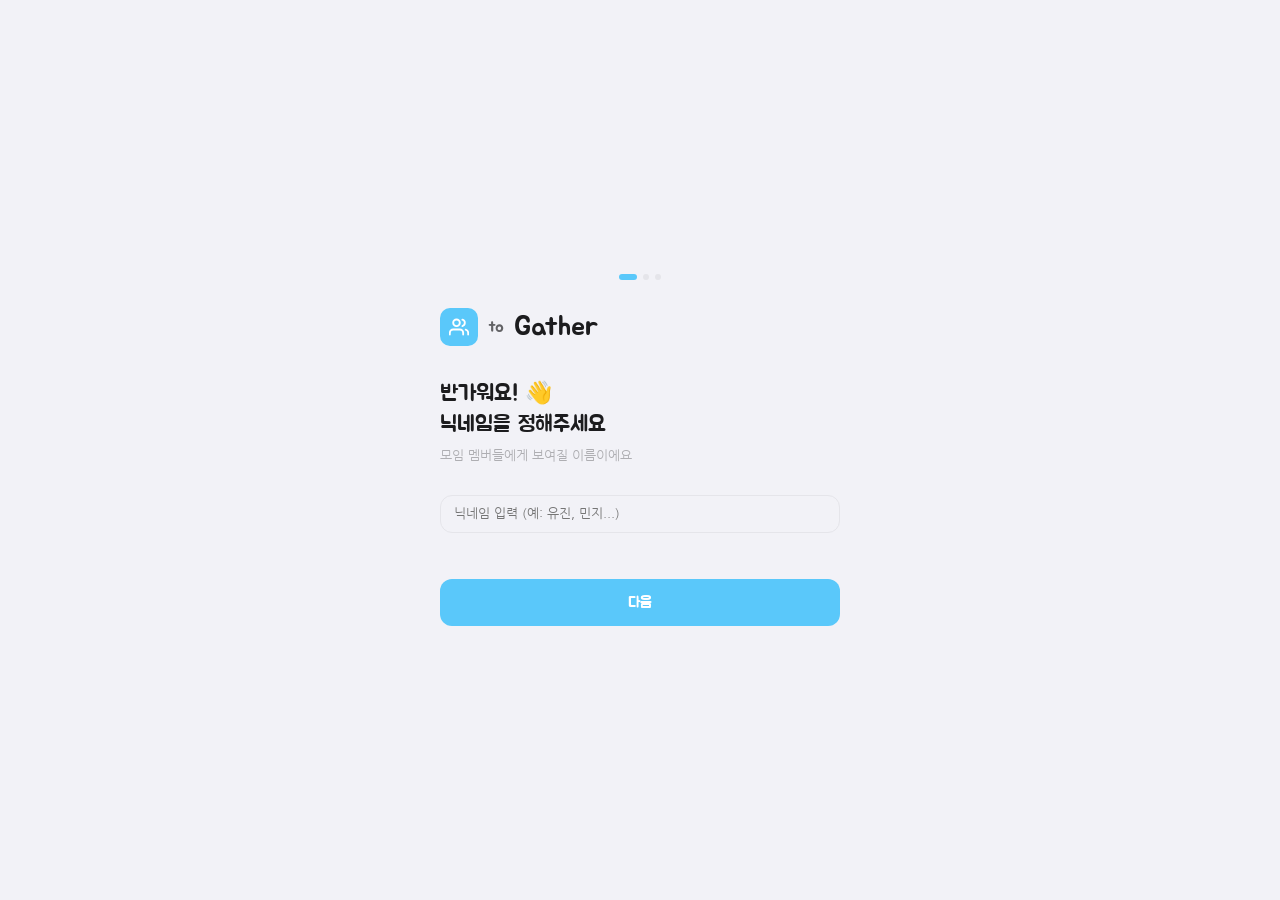
<file: index2.html>
<!DOCTYPE html>
<html lang="ko">
<head>
<meta charset="UTF-8">
<meta name="viewport" content="width=device-width, initial-scale=1.0">
<title>to Gather</title>
<link href="https://fonts.googleapis.com/css2?family=Jua&family=Nanum+Gothic:wght@400;700&display=swap" rel="stylesheet">
<style>
:root{
  --bg:    #f2f2f7;
  --card:  #ffffff;
  --nav-bg:rgba(242,242,247,.92);
  --acc:   #5ac8fa;   /* 포인트: 밝은 틸/스카이 */
  --acc2:  #34aadc;
  --text:  #1c1c1e;
  --text-m:#636366;
  --text-l:#aeaeb2;
  --border:#e5e5ea;
  --sh:    0 1px 6px rgba(0,0,0,.07);
  --sh2:   0 4px 20px rgba(0,0,0,.11);
  --r:     18px;
  --rs:    12px;
}
*{box-sizing:border-box;margin:0;padding:0}

body{
  font-family:'Nanum Gothic',sans-serif;
  background:var(--bg);
  color:var(--text);
  min-height:100vh;
  overflow-x:hidden;
}

/* ── TOP NAV ── */
.nav{
  position:fixed;top:0;left:0;right:0;z-index:1000;
  display:flex;align-items:center;justify-content:space-between;
  padding:13px 22px;
  background:var(--nav-bg);
  backdrop-filter:blur(20px);
  border-bottom:1px solid var(--border);
}
.logo{
  font-family:'Jua',sans-serif;font-size:20px;
  color:var(--text);
  display:flex;align-items:center;gap:8px;
  cursor:pointer;user-select:none;transition:opacity .15s;
  letter-spacing:-.3px;
}
.logo .logo-to{font-size:14px;color:var(--text-m);font-weight:400;letter-spacing:.02em}
.logo .logo-gather{font-size:20px;color:var(--text);letter-spacing:-.5px}
.logo:hover{opacity:.7}
.logo-icon{
  width:30px;height:30px;border-radius:8px;
  background:var(--acc);
  display:flex;align-items:center;justify-content:center;
}
.logo-icon svg{width:16px;height:16px;stroke:#fff;fill:none;stroke-width:2.5;stroke-linecap:round;stroke-linejoin:round}
.nav-btns{display:flex;align-items:center;gap:8px}
.nbtn{
  width:38px;height:38px;border-radius:50%;border:none;
  background:var(--card);
  box-shadow:var(--sh);
  cursor:pointer;
  display:flex;align-items:center;justify-content:center;
  transition:all .15s;position:relative;
  color:var(--text-m);
}
.nbtn:hover{background:var(--border)}
.nbtn svg{width:18px;height:18px;stroke:currentColor;fill:none;stroke-width:1.8;stroke-linecap:round;stroke-linejoin:round}
.nbtn.plus{
  background:var(--acc);color:#fff;
  width:38px;height:38px;
  font-size:22px;font-weight:300;
}
.nbtn.plus:hover{background:var(--acc2)}
.badge{
  position:absolute;top:-2px;right:-2px;
  width:16px;height:16px;border-radius:50%;
  background:#ff3b30;color:#fff;
  font-size:9px;font-weight:700;
  display:flex;align-items:center;justify-content:center;
  border:2px solid var(--bg);
}

/* ── MAIN ── */
.main{
  position:relative;z-index:1;
  padding:72px 16px 48px;
  max-width:640px;margin:0 auto;
}
.page{display:none}
.page.active{display:block;animation:fadeUp .3s ease}
@keyframes fadeUp{from{opacity:0;transform:translateY(12px)}to{opacity:1;transform:translateY(0)}}

/* ── HOME HERO ── */
.home-hero{padding:20px 4px 26px}
.home-hero h1{font-family:'Jua',sans-serif;font-size:24px;line-height:1.4;color:var(--text)}
.home-hero h1 em{font-style:normal;color:var(--acc2)}
.home-hero p{font-size:13px;color:var(--text-l);margin-top:5px}

.sec-title{
  font-size:13px;font-weight:700;
  color:var(--text-m);
  letter-spacing:.04em;text-transform:uppercase;
  margin-bottom:10px;padding-left:2px;
}

/* ── MEETING CARDS ── */
.mgrid{display:grid;grid-template-columns:1fr 1fr;gap:10px;margin-bottom:24px}
.mcard{
  background:var(--card);border-radius:var(--r);
  padding:16px 14px;cursor:pointer;
  transition:all .18s;
  box-shadow:var(--sh);
  border:1px solid var(--border);
}
.mcard:hover{transform:translateY(-2px);box-shadow:var(--sh2)}
.mcard:active{transform:scale(.98)}
.mcard .mc-icon{font-size:24px;margin-bottom:8px;line-height:1}
.mcard .mc-name{font-family:'Jua',sans-serif;font-size:15px;margin-bottom:4px;color:var(--text)}
.mcard .mc-meta{font-size:11px;color:var(--text-l);line-height:1.5}
.sbadge{
  display:inline-block;
  padding:2px 8px;border-radius:6px;
  font-size:11px;font-weight:700;margin-top:8px;
}
.sbadge.sched{background:#fff3cd;color:#856404}
.sbadge.conf {background:#d1f5ea;color:#0a6640}
.sbadge.past {background:#f2f2f7;color:#aeaeb2}
.member-dots{display:flex;margin-top:10px}
.mdot{
  width:20px;height:20px;border-radius:50%;
  border:2px solid var(--card);
  background:var(--acc);
  display:flex;align-items:center;justify-content:center;
  font-size:9px;margin-left:-5px;color:#fff;
  font-weight:700;
}
.mdot:first-child{margin-left:0}

/* ── CARD ── */
.card{
  background:var(--card);border-radius:var(--r);
  padding:20px;box-shadow:var(--sh);margin-bottom:12px;
  border:1px solid var(--border);
}

/* ── MEETING HEADER ── */
.mhdr{
  background:var(--card);border-radius:var(--r);
  padding:20px;box-shadow:var(--sh);margin-bottom:12px;
  border:1px solid var(--border);
}
.mhdr-row{display:flex;align-items:center;gap:12px;margin-bottom:12px}
.mhdr-emoji{font-size:34px;line-height:1}
.mhdr-name{font-family:'Jua',sans-serif;font-size:20px;color:var(--text)}
.mhdr-sub{font-size:12px;color:var(--text-l);margin-top:2px}
.code-box{
  display:inline-flex;align-items:center;gap:10px;
  background:var(--bg);
  border:1px solid var(--border);
  border-radius:var(--rs);padding:7px 13px;margin-top:6px;
}
.code-lbl{font-size:11px;color:var(--text-l)}
.code-val{
  font-family:'Jua',sans-serif;font-size:16px;
  letter-spacing:3px;color:var(--text);
}
.copy-btn{
  background:var(--acc);border:none;border-radius:7px;
  padding:4px 10px;font-size:11px;cursor:pointer;
  font-family:'Jua',sans-serif;color:#fff;
  transition:all .15s;
}
.copy-btn:hover{background:var(--acc2)}
.mem-row{display:flex;flex-wrap:wrap;gap:7px;margin-top:12px}
.mem-chip{
  display:flex;align-items:center;gap:6px;
  background:var(--bg);border-radius:30px;
  padding:5px 11px;font-size:12px;
  border:1px solid var(--border);
}
.mem-chip .av{
  width:22px;height:22px;border-radius:50%;
  background:var(--acc);
  display:flex;align-items:center;justify-content:center;font-size:11px;color:#fff;font-weight:700;
}
.mem-chip .ck{color:var(--acc2);font-size:12px}

/* ── TABS ── */
.tabs{
  display:flex;gap:0;margin-bottom:12px;
  background:var(--card);border-radius:var(--rs);
  padding:3px;box-shadow:var(--sh);border:1px solid var(--border);
}
.tab{
  flex:1;padding:8px 6px;border-radius:9px;
  border:none;background:transparent;
  font-family:'Jua',sans-serif;font-size:13px;
  cursor:pointer;transition:all .18s;color:var(--text-m);
}
.tab.on{background:var(--acc);color:#fff;box-shadow:0 1px 4px rgba(90,200,250,.3)}

/* ── CALENDAR ── */
.cal-nav{display:flex;align-items:center;justify-content:space-between;margin-bottom:12px}
.cal-mo{font-family:'Jua',sans-serif;font-size:16px;color:var(--text)}
.cal-arr{
  width:28px;height:28px;border-radius:50%;
  border:none;background:var(--bg);
  cursor:pointer;font-size:15px;color:var(--text-m);
  display:flex;align-items:center;justify-content:center;
  transition:all .15s;
}
.cal-arr:hover{background:var(--border)}
.cal-grid{display:grid;grid-template-columns:repeat(7,1fr);gap:3px;user-select:none}
.dh{text-align:center;font-size:11px;color:var(--text-l);padding-bottom:5px;font-weight:700}
.dh.su{color:#ff3b30}.dh.sa{color:#007aff}
.dd{
  aspect-ratio:1;border-radius:50%;
  display:flex;align-items:center;justify-content:center;
  font-size:12px;cursor:pointer;transition:all .12s;
  border:1px solid transparent;color:var(--text);
}
.dd:hover:not(.emp):not(.past){background:var(--border)}
.dd.sel{background:var(--acc);color:#fff;font-weight:700;box-shadow:0 1px 6px rgba(90,200,250,.35)}
.dd.today{border-color:var(--acc);font-weight:700}
.dd.past{color:var(--text-l);cursor:default}
.dd.emp{cursor:default}
.dd.suc{color:#ff3b30}.dd.sac{color:#007aff}
.dd.sel.suc,.dd.sel.sac{color:#fff}

/* ── TIME SLOTS ── */
.t-title{font-size:12px;font-weight:700;color:var(--text-l);margin:10px 0 5px;letter-spacing:.03em}
.t-grid{display:grid;grid-template-columns:repeat(4,1fr);gap:5px;margin-bottom:2px}
.tbtn{
  padding:8px 2px;border-radius:var(--rs);
  border:1px solid var(--border);
  background:var(--bg);font-size:12px;
  cursor:pointer;transition:all .12s;text-align:center;
  color:var(--text-m);font-family:'Nanum Gothic',sans-serif;
}
.tbtn:hover{border-color:var(--acc);color:var(--acc2)}
.tbtn.sel{background:var(--acc);border-color:var(--acc);color:#fff;font-weight:700}
.anytime{
  width:100%;padding:10px;border-radius:var(--rs);
  border:1px dashed var(--text-l);background:transparent;
  font-family:'Jua',sans-serif;font-size:14px;
  color:var(--text-m);cursor:pointer;transition:all .18s;margin-bottom:10px;
}
.anytime:hover,.anytime.on{background:var(--acc);border-color:var(--acc);color:#fff}

/* ── BIG BUTTONS ── */
.bbtn{
  width:100%;padding:14px;border-radius:var(--rs);border:none;
  font-family:'Jua',sans-serif;font-size:15px;cursor:pointer;
  transition:all .18s;
  display:flex;align-items:center;justify-content:center;gap:6px;
  margin-top:10px;
}
.bbtn.p{background:var(--acc);color:#fff}
.bbtn.p:hover{background:var(--acc2)}
.bbtn.s{background:var(--bg);color:var(--text);border:1px solid var(--border)}
.bbtn.s:hover{background:var(--border)}
.bbtn.c{background:var(--text);color:#fff}
.bbtn.c:hover{opacity:.85}
.bbtn:active{opacity:.75;transform:scale(.98)}

/* ── RESULT CARDS ── */
.rcard{
  border-radius:var(--r);padding:15px 16px;cursor:pointer;
  transition:all .18s;
  border:1px solid var(--border);
  display:flex;align-items:center;gap:14px;
  margin-bottom:8px;background:var(--card);
  box-shadow:var(--sh);
}
.rcard.best{border-color:var(--acc);background:#f0fbff}
.rcard.picked{border-color:var(--acc2);box-shadow:0 0 0 3px rgba(90,200,250,.2)}
.rcard:hover{transform:translateX(3px)}
.rcard-icon{font-size:28px;flex-shrink:0}
.rcard-info{flex:1}
.rcard-date{font-family:'Jua',sans-serif;font-size:16px;color:var(--text)}
.rcard-time{font-size:12px;color:var(--text-l);margin-top:3px}
.rcard-cnt{
  display:inline-block;
  background:var(--bg);border-radius:6px;
  padding:2px 8px;font-size:11px;margin-top:5px;
  color:var(--text-m);font-weight:700;border:1px solid var(--border);
}
.best-tag{
  background:var(--acc);color:#fff;
  padding:2px 8px;border-radius:6px;
  font-size:11px;font-weight:700;white-space:nowrap;
}
.sel-circle{
  width:20px;height:20px;border-radius:50%;
  border:1.5px solid var(--border);flex-shrink:0;
  display:flex;align-items:center;justify-content:center;font-size:12px;
  transition:all .15s;
}
.rcard.picked .sel-circle{background:var(--acc);border-color:var(--acc);color:#fff}

/* ── PROGRESS ── */
.prog{height:4px;border-radius:2px;background:var(--border);margin-top:6px;overflow:hidden}
.prog-fill{height:100%;border-radius:2px;background:var(--acc);transition:width .5s ease}

/* ── CHAT ── */
.chat-wrap{max-height:240px;overflow-y:auto;margin-bottom:10px;padding-right:4px}
.cmsg{display:flex;gap:7px;align-items:flex-end;margin-bottom:8px}
.cmsg.mine{flex-direction:row-reverse}
.cav{
  width:26px;height:26px;border-radius:50%;
  background:var(--acc);
  display:flex;align-items:center;justify-content:center;font-size:11px;font-weight:700;color:#fff;flex-shrink:0;
}
.cbubble{
  max-width:200px;padding:8px 12px;
  border-radius:16px 16px 16px 4px;
  font-size:13px;line-height:1.4;
  background:var(--bg);border:1px solid var(--border);color:var(--text);
}
.cmsg.mine .cbubble{
  border-radius:16px 16px 4px 16px;
  background:var(--acc);border-color:transparent;color:#fff;
}
.cwho{font-size:10px;color:var(--text-l);margin-bottom:2px}
.cmsg.mine .cwho{text-align:right}
.cinput-row{display:flex;gap:7px}
.cinput{
  flex:1;padding:9px 14px;border-radius:20px;
  border:1px solid var(--border);
  background:var(--bg);
  font-family:'Nanum Gothic',sans-serif;font-size:13px;outline:none;
  transition:border-color .15s;color:var(--text);
}
.cinput:focus{border-color:var(--acc)}
.csend{
  width:36px;height:36px;border-radius:50%;border:none;
  background:var(--acc);color:#fff;cursor:pointer;font-size:14px;
  display:flex;align-items:center;justify-content:center;
  transition:background .15s;
}
.csend:hover{background:var(--acc2)}

/* ── NOTIF PANEL ── */
.npanel{
  position:fixed;top:64px;right:14px;width:280px;
  background:var(--card);border-radius:var(--r);
  box-shadow:var(--sh2);border:1px solid var(--border);
  z-index:1500;overflow:hidden;
  transform:translateY(-8px) scale(.96);opacity:0;
  pointer-events:none;transition:all .2s cubic-bezier(.34,1.56,.64,1);
}
.npanel.open{transform:translateY(0) scale(1);opacity:1;pointer-events:all}
.np-hdr{
  padding:13px 15px;font-family:'Jua',sans-serif;font-size:14px;color:var(--text);
  border-bottom:1px solid var(--border);
}
.ni{
  padding:11px 15px;border-bottom:1px solid var(--border);
  font-size:12px;line-height:1.5;display:flex;gap:9px;align-items:flex-start;
  color:var(--text);
}
.ni-ic{font-size:16px;flex-shrink:0;margin-top:1px}
.ni-t{font-size:10px;color:var(--text-l);margin-top:2px}

/* ── MYPAGE ── */
.prof-center{text-align:center;padding:24px 0 16px}
.prof-av{
  width:80px;height:80px;border-radius:50%;
  background:var(--bg);border:2px solid var(--border);
  display:flex;align-items:center;justify-content:center;
  margin:0 auto 12px;
  cursor:pointer;transition:opacity .15s;position:relative;overflow:hidden;
}
.prof-av:hover{opacity:.8}
.prof-av svg{width:100%;height:100%}
.av-edit{
  position:absolute;bottom:0;right:0;
  width:22px;height:22px;border-radius:50%;
  background:var(--acc);font-size:11px;color:#fff;
  display:flex;align-items:center;justify-content:center;
  border:2px solid var(--card);
}
.pname{font-family:'Jua',sans-serif;font-size:20px;color:var(--text)}
.pjoin{font-size:12px;color:var(--text-l);margin-top:3px}
.stats{display:grid;grid-template-columns:1fr 1fr 1fr;gap:8px;margin-bottom:12px}
.sbox{
  background:var(--card);border-radius:var(--rs);
  padding:14px 10px;text-align:center;
  box-shadow:var(--sh);border:1px solid var(--border);
}
.snum{font-family:'Jua',sans-serif;font-size:24px;color:var(--acc2)}
.slbl{font-size:11px;color:var(--text-l);margin-top:2px}

/* ── MODAL ── */
.mov{
  position:fixed;inset:0;
  background:rgba(0,0,0,.35);backdrop-filter:blur(6px);
  z-index:2000;display:flex;align-items:center;justify-content:center;padding:18px;
  opacity:0;pointer-events:none;transition:opacity .2s;
}
.mov.open{opacity:1;pointer-events:all}
.modal{
  background:var(--card);border-radius:22px;
  padding:26px 22px;max-width:420px;width:100%;
  box-shadow:0 16px 48px rgba(0,0,0,.16);
  transform:scale(.94) translateY(12px);
  transition:all .25s cubic-bezier(.34,1.56,.64,1);
  position:relative;
}
.mov.open .modal{transform:scale(1) translateY(0)}
.modal-title{
  font-family:'Jua',sans-serif;font-size:18px;
  color:var(--text);margin-bottom:18px;
}
.mclose{
  position:absolute;top:14px;right:16px;
  font-size:17px;cursor:pointer;background:none;border:none;
  color:var(--text-l);transition:color .15s;
}
.mclose:hover{color:var(--text)}
.inp{
  width:100%;padding:10px 13px;border-radius:var(--rs);
  border:1px solid var(--border);
  background:var(--bg);
  font-family:'Nanum Gothic',sans-serif;font-size:13px;color:var(--text);
  outline:none;transition:border-color .15s;margin-bottom:8px;
}
.inp:focus{border-color:var(--acc)}
.inp-lbl{font-size:12px;font-weight:700;color:var(--text-m);margin-bottom:5px;display:block;letter-spacing:.02em}

/* character grid */
#avOpts{display:grid;grid-template-columns:repeat(4,1fr);gap:8px}
.char-opt{
  border-radius:var(--rs);border:1.5px solid var(--border);
  background:var(--bg);
  cursor:pointer;padding:7px 4px 5px;
  display:flex;flex-direction:column;align-items:center;gap:4px;
  transition:all .15s;
}
.char-opt:hover{border-color:var(--acc);background:#f0fbff}
.char-opt.on{border-color:var(--acc);background:#f0fbff;box-shadow:0 0 0 2px rgba(90,200,250,.25)}
.char-svg{width:46px;height:46px}
.char-name{font-size:10px;color:var(--text-m);text-align:center;line-height:1.2;font-weight:700}
.prof-av svg{width:100%;height:100%}

/* emoji picker */
.ep{display:flex;flex-wrap:wrap;gap:6px;margin-bottom:12px}
.eo{
  width:36px;height:36px;border-radius:8px;
  border:1px solid var(--border);
  background:var(--bg);font-size:18px;
  cursor:pointer;display:flex;align-items:center;justify-content:center;
  transition:all .12s;
}
.eo:hover,.eo.on{border-color:var(--acc);background:#f0fbff}

/* misc */
.join-row{display:flex;gap:8px}
.back{
  display:inline-flex;align-items:center;gap:5px;
  background:none;border:none;font-family:'Jua',sans-serif;font-size:14px;
  color:var(--text-l);cursor:pointer;margin-bottom:14px;
  transition:color .15s;
}
.back:hover{color:var(--acc2)}
.divider{height:1px;background:var(--border);margin:12px 0}
.toast{
  position:fixed;bottom:26px;left:50%;
  transform:translateX(-50%) translateY(70px);
  background:rgba(28,28,30,.9);color:#fff;
  padding:10px 20px;border-radius:22px;
  font-size:13px;font-weight:700;
  z-index:9999;opacity:0;transition:all .25s cubic-bezier(.34,1.56,.64,1);
  white-space:nowrap;
}
.toast.show{transform:translateX(-50%) translateY(0);opacity:1}
.confetti{position:fixed;pointer-events:none;z-index:9990}
@keyframes fly{from{transform:translateY(0) rotate(0);opacity:1}to{transform:translateY(-160px) rotate(540deg);opacity:0}}

/* ── ONBOARDING ── */
#onboarding{
  position:fixed;inset:0;z-index:9000;
  background:var(--bg);
  display:flex;flex-direction:column;
  align-items:center;justify-content:center;
  padding:32px 24px;
  overflow-y:auto;
}
#onboarding.hidden{display:none}

.ob-wrap{width:100%;max-width:400px}

.ob-step{display:none;animation:fadeUp .35s ease}
.ob-step.active{display:block}

.ob-logo{
  font-family:'Jua',sans-serif;font-size:28px;color:var(--text);
  display:flex;align-items:center;gap:10px;margin-bottom:32px;
}
.ob-logo-icon{
  width:38px;height:38px;border-radius:10px;background:var(--acc);
  display:flex;align-items:center;justify-content:center;
}
.ob-logo-icon svg{width:20px;height:20px;stroke:#fff;fill:none;stroke-width:2.2;stroke-linecap:round;stroke-linejoin:round}
.ob-logo .logo-to{font-size:16px;color:var(--text-m);font-weight:400}
.ob-logo .logo-gather{font-size:28px}

.ob-title{font-family:'Jua',sans-serif;font-size:22px;color:var(--text);margin-bottom:6px;line-height:1.4}
.ob-sub{font-size:13px;color:var(--text-l);margin-bottom:28px;line-height:1.6}

.ob-preview{
  width:80px;height:80px;border-radius:50%;
  background:var(--bg);border:2px solid var(--border);
  margin:0 auto 20px;overflow:hidden;
  display:flex;align-items:center;justify-content:center;
  transition:all .2s;
}
.ob-preview svg{width:100%;height:100%}

.ob-char-grid{
  display:grid;grid-template-columns:repeat(4,1fr);gap:8px;
  margin-bottom:24px;
}
.ob-char-btn{
  border-radius:var(--rs);border:1.5px solid var(--border);
  background:var(--card);
  cursor:pointer;padding:7px 4px 5px;
  display:flex;flex-direction:column;align-items:center;gap:3px;
  transition:all .15s;
}
.ob-char-btn:hover{border-color:var(--acc);background:#f0fbff}
.ob-char-btn.on{border-color:var(--acc);background:#f0fbff;box-shadow:0 0 0 2px rgba(90,200,250,.25)}
.ob-char-btn svg{width:44px;height:44px;display:block}
.ob-char-lbl{font-size:10px;font-weight:700;color:var(--text-m);text-align:center;line-height:1.2}

.ob-code-skip{
  width:100%;padding:14px;border-radius:var(--rs);
  border:1px solid var(--border);background:transparent;
  font-family:'Jua',sans-serif;font-size:14px;color:var(--text-m);
  cursor:pointer;transition:all .15s;margin-top:8px;
}
.ob-code-skip:hover{background:var(--border)}

.ob-step-dots{
  display:flex;justify-content:center;gap:6px;margin-bottom:28px;
}
.ob-dot{
  width:6px;height:6px;border-radius:50%;
  background:var(--border);transition:all .25s;
}
.ob-dot.on{background:var(--acc);width:18px;border-radius:3px}

.ob-name-preview{
  font-family:'Jua',sans-serif;font-size:15px;
  color:var(--acc2);min-height:22px;margin-bottom:16px;
  text-align:center;transition:all .2s;
}

  width:28px;height:28px;border-radius:8px;border:none;
  background:transparent;cursor:pointer;
  display:flex;align-items:center;justify-content:center;
  color:var(--text-l);transition:all .15s;flex-shrink:0;
  margin:-4px -4px 0 0;
}
.del-btn:hover{background:#fff1f0;color:#ff3b30}
.mc-icon:empty{display:none}
::-webkit-scrollbar{width:3px}
::-webkit-scrollbar-thumb{background:var(--border);border-radius:2px}
</style>
</head>
<body>

<!-- ── ONBOARDING ── -->
<div id="onboarding">
  <div class="ob-wrap">

    <!-- STEP DOTS -->
    <div class="ob-step-dots">
      <div class="ob-dot on" id="od0"></div>
      <div class="ob-dot" id="od1"></div>
      <div class="ob-dot" id="od2"></div>
    </div>

    <!-- STEP 1: 닉네임 -->
    <div class="ob-step active" id="ob-step-0">
      <div class="ob-logo">
        <div class="ob-logo-icon">
          <svg viewBox="0 0 24 24"><path d="M17 21v-2a4 4 0 0 0-4-4H5a4 4 0 0 0-4 4v2"/><circle cx="9" cy="7" r="4"/><path d="M23 21v-2a4 4 0 0 0-3-3.87"/><path d="M16 3.13a4 4 0 0 1 0 7.75"/></svg>
        </div>
        <span class="logo-to">to</span><span class="logo-gather">Gather</span>
      </div>
      <div class="ob-title">반가워요! 👋<br>닉네임을 정해주세요</div>
      <div class="ob-sub">모임 멤버들에게 보여질 이름이에요</div>
      <input class="inp" id="ob-nick" placeholder="닉네임 입력 (예: 유진, 민지...)" style="margin-bottom:8px"
        oninput="document.getElementById('ob-nick-preview').textContent=this.value?this.value+'님, 환영해요!':''">
      <div class="ob-name-preview" id="ob-nick-preview"></div>
      <button class="bbtn p" style="margin-top:0" onclick="obNext(0)">다음</button>
    </div>

    <!-- STEP 2: 캐릭터 -->
    <div class="ob-step" id="ob-step-1">
      <div class="ob-title">캐릭터를 골라주세요</div>
      <div class="ob-sub">프로필에 표시될 캐릭터예요</div>
      <div class="ob-preview" id="ob-preview"></div>
      <div class="ob-char-grid" id="ob-char-grid"></div>
      <button class="bbtn p" style="margin-top:0" onclick="obNext(1)">다음</button>
    </div>

    <!-- STEP 3: 초대코드 -->
    <div class="ob-step" id="ob-step-2">
      <div class="ob-title">초대코드가 있나요?</div>
      <div class="ob-sub">친구에게 받은 초대코드가 있다면<br>지금 바로 입력할 수 있어요</div>
      <input class="inp" id="ob-code" placeholder="초대코드 입력 (예: TG-8472)" style="margin-bottom:8px"
        oninput="this.value=this.value.toUpperCase()">
      <button class="bbtn p" style="margin-top:0" onclick="obNext(2)">입장하기</button>
      <button class="ob-code-skip" onclick="obFinish(null)">초대코드 없이 시작하기</button>
    </div>

  </div>
</div>

<!-- NAV -->
<nav class="nav">
  <div class="logo" onclick="goHome()">
    <div class="logo-icon">
      <svg viewBox="0 0 24 24"><path d="M17 21v-2a4 4 0 0 0-4-4H5a4 4 0 0 0-4 4v2"/><circle cx="9" cy="7" r="4"/><path d="M23 21v-2a4 4 0 0 0-3-3.87"/><path d="M16 3.13a4 4 0 0 1 0 7.75"/></svg>
    </div>
    <span class="logo-to">to</span><span class="logo-gather">Gather</span>
  </div>
  <div class="nav-btns">
    <button class="nbtn plus" onclick="openMov('create')" title="새 모임 만들기">＋</button>
    <button class="nbtn" onclick="toggleNotif()" id="nBtn" title="알림">
      <svg width="18" height="18" viewBox="0 0 24 24" fill="none" stroke="currentColor" stroke-width="2" stroke-linecap="round" stroke-linejoin="round"><path d="M18 8A6 6 0 0 0 6 8c0 7-3 9-3 9h18s-3-2-3-9"/><path d="M13.73 21a2 2 0 0 1-3.46 0"/></svg>
      <span class="badge" id="nbadge">3</span>
    </button>
    <button class="nbtn" onclick="goMypage()" title="마이페이지" id="mypageBtn">
      <svg width="18" height="18" viewBox="0 0 24 24" fill="none" stroke="currentColor" stroke-width="2" stroke-linecap="round" stroke-linejoin="round"><path d="M20 21v-2a4 4 0 0 0-4-4H8a4 4 0 0 0-4 4v2"/><circle cx="12" cy="7" r="4"/></svg>
    </button>
  </div>
</nav>

<!-- NOTIF PANEL -->
<div class="npanel" id="npanel">
  <div class="np-hdr">알림</div>
  <div class="ni"><span class="ni-ic">💌</span><div><div><b>민지</b>님이 <b>애기엄마 모임</b>에 참여했어요!</div><div class="ni-t">방금 전</div></div></div>
  <div class="ni"><span class="ni-ic">✓</span><div><div><b>주말 브런치</b> 일정이 확정됐어요!</div><div class="ni-t">5분 전</div></div></div>
  <div class="ni"><span class="ni-ic">📅</span><div><div><b>벚꽃 피크닉</b> 가능한 날짜를 입력해주세요!</div><div class="ni-t">1시간 전</div></div></div>
</div>

<div class="toast" id="toast"></div>

<div class="main">

  <!-- HOME -->
  <div class="page active" id="page-home">
    <div class="home-hero">
      <h1><em>to Gather</em>에 오신 걸 환영해요</h1>
      <p>소중한 사람들과의 만남, 쉽게 정해봐요</p>
    </div>

    <div id="homeCards"></div>

    <div class="card">
      <div class="sec-title" style="margin-bottom:11px">참여코드로 입장하기</div>
      <div class="join-row">
        <input class="inp" id="joinInp" placeholder="참여코드 입력 (예: TG-8472)" style="margin-bottom:0;flex:1">
        <button class="bbtn p" style="width:auto;margin-top:0;padding:11px 18px;border-radius:var(--rs);font-size:14px" onclick="joinCode()">입장</button>
      </div>
    </div>
  </div>

  <!-- MEETING -->
  <div class="page" id="page-meeting">
    <button class="back" onclick="goHome()">← 돌아가기</button>

    <div class="mhdr" id="mhdrEl">
      <div class="mhdr-row">
        <span class="mhdr-emoji" id="mEmojiEl"></span>
        <div>
          <div class="mhdr-name" id="mNameEl">애기엄마 모임</div>
          <div class="mhdr-sub"  id="mSubEl">멤버 5명 · 일정 조율 중</div>
        </div>
      </div>
      <div class="code-box">
        <span class="code-lbl">초대코드</span>
        <span class="code-val" id="mCodeEl">TG-1234</span>
        <button class="copy-btn" onclick="copyCode()">복사</button>
      </div>
      <div class="mem-row" id="memRowEl"></div>
    </div>

    <div class="tabs">
      <button class="tab on"  onclick="swTab(0)" id="tab0">내 일정</button>
      <button class="tab"     onclick="swTab(1)" id="tab1">멤버 현황</button>
      <button class="tab"     onclick="swTab(2)" id="tab2">채팅</button>
    </div>

    <!-- TAB0 -->
    <div id="tc0">
      <div class="card">
        <div class="sec-title">가능한 날짜</div>
        <div class="cal-nav">
          <button class="cal-arr" onclick="chMo(-1)">‹</button>
          <div class="cal-mo" id="calMoEl"></div>
          <button class="cal-arr" onclick="chMo(1)">›</button>
        </div>
        <div class="cal-grid" id="calGrid"></div>
      </div>
      <div class="card">
        <div class="sec-title">가능한 시간대</div>
        <button class="anytime" id="anytimeBtn" onclick="togAnytime()">아무때나 가능해요!</button>
        <div id="timeSlots"></div>
      </div>
      <button class="bbtn p" onclick="saveSched()">내 일정 저장하기</button>
      <button class="bbtn s" onclick="findTime()" style="margin-top:8px">언제 모일 수 있을까?</button>
    </div>

    <!-- TAB1 -->
    <div id="tc1" style="display:none">
      <div class="card">
        <div class="sec-title">멤버 입력 현황</div>
        <div id="memStatusEl"></div>
      </div>
    </div>

    <!-- TAB2 -->
    <div id="tc2" style="display:none">
      <div class="card">
        <div class="sec-title">채팅</div>
        <div class="chat-wrap" id="chatWrap">
          <div class="cmsg">
            <div class="cav">민</div>
            <div><div class="cwho">민지</div>
            <div class="cbubble">저는 주말 오전이 편해요~!</div></div>
          </div>
          <div class="cmsg mine">
            <div class="cav">나</div>
            <div><div class="cwho">나</div>
            <div class="cbubble">저도 일정 입력했어요</div></div>
          </div>
          <div class="cmsg">
            <div class="cav" style="background:linear-gradient(135deg,var(--lavender),var(--sky))">수</div>
            <div><div class="cwho">수연</div>
            <div class="cbubble">어디서 만날지도 정해봐요</div></div>
          </div>
        </div>
        <div class="cinput-row">
          <input class="cinput" id="chatInp" placeholder="메시지를 입력해주세요..." onkeydown="if(event.key==='Enter')sendChat()">
          <button class="csend" onclick="sendChat()">➤</button>
        </div>
      </div>
    </div>

    <!-- RESULTS -->
    <div id="resultSec" style="display:none">
      <div class="divider"></div>
      <div class="sec-title">모두 모일 수 있는 날</div>
      <div id="resultCards"></div>
      <button class="bbtn c" onclick="confirmMtg()" id="confBtn" style="display:none">일정 확정하기</button>
    </div>
  </div>

  <!-- MYPAGE -->
  <div class="page" id="page-mypage">
    <button class="back" onclick="goHome()">← 돌아가기</button>
    <div class="card">
      <div class="prof-center">
        <div class="prof-av" onclick="scrollToAv()">
          <span id="profEmoji">🌸</span>
          <div class="av-edit">✏️</div>
        </div>
        <div class="pname" id="profName">유진</div>
        <div class="pjoin">2026년 3월부터 함께해요</div>
      </div>
      <div style="display:flex;gap:8px;margin-bottom:4px">
        <input class="inp" id="nickInp" placeholder="닉네임 변경" style="margin-bottom:0;flex:1">
        <button class="bbtn p" style="width:auto;margin-top:0;padding:10px 16px;border-radius:var(--rs);font-size:13px" onclick="changeName()">변경</button>
      </div>
    </div>
    <div class="stats">
      <div class="sbox"><div class="snum">4</div><div class="slbl">참여 모임</div></div>
      <div class="sbox"><div class="snum">2</div><div class="slbl">확정 모임</div></div>
      <div class="sbox"><div class="snum">7</div><div class="slbl">함께한 친구</div></div>
    </div>
    <div class="card">
      <div class="sec-title" style="margin-bottom:11px">캐릭터 선택</div>
      <div class="ep" id="avOpts"></div>
    </div>
  </div>

</div><!-- /main -->

<!-- MODAL: create -->
<div class="mov" id="mov-create" onclick="movOut(event,'create')">
  <div class="modal">
    <button class="mclose" onclick="closeMov('create')">✕</button>
    <div class="modal-title">새 모임 만들기</div>
    <span class="inp-lbl">모임 아이콘 (선택사항)</span>
    <div class="ep" id="cEmojiPick"></div>
    <span class="inp-lbl">모임 이름</span>
    <input class="inp" id="cName" placeholder="예) 애기엄마 모임, 벚꽃 피크닉...">
    <span class="inp-lbl">친구 초대 (쉼표로 구분)</span>
    <input class="inp" id="cMembers" placeholder="예) 민지, 수연, 지현">
    <button class="bbtn p" onclick="createMtg()">모임 만들기</button>
  </div>
</div>

<!-- MODAL: delete confirm -->
<div class="mov" id="mov-delete" onclick="movOut(event,'delete')">
  <div class="modal" style="text-align:center">
    <button class="mclose" onclick="closeMov('delete')">✕</button>
    <div class="modal-title" style="margin-bottom:10px">모임을 삭제할까요?</div>
    <div id="deleteDetail" style="font-size:14px;color:var(--text-m);margin-bottom:22px"></div>
    <div style="display:flex;gap:8px">
      <button class="bbtn s" style="margin-top:0" onclick="closeMov('delete')">취소</button>
      <button class="bbtn c" style="margin-top:0;background:#ff3b30" id="deleteConfirmBtn" onclick="execDelete()">삭제</button>
    </div>
  </div>
</div>
<div class="mov" id="mov-confirmed" onclick="movOut(event,'confirmed')">
  <div class="modal" style="text-align:center">
    <button class="mclose" onclick="closeMov('confirmed')">✕</button>
    <div class="modal-title">일정이 확정됐어요!</div>
    <div id="confDetail" style="font-size:14px;color:var(--text-m);margin-bottom:18px;line-height:1.8;white-space:pre-line"></div>
    <button class="bbtn p" onclick="closeMov('confirmed')">확인</button>
  </div>
</div>

<script>
/* ── STATE ── */
let curMtg=0, calY=2026, calM=5;
let selDates=new Set(), selTimes=new Set();
let anytime=false, selResult=-1, notifOpen=false;
let selCrtEmoji=null;
let profEmoji='🌸', profName='유진';
/* ── SANRIO SVG CHARACTERS ── */
const sanrioChars = [
  { id:'kitty', name:'헬로키티', color:'#fff0f5', accent:'#f499bb',
    svg:`<svg viewBox="0 0 60 60" xmlns="http://www.w3.org/2000/svg">
      <ellipse cx="30" cy="33" rx="18" ry="17" fill="white" stroke="#d4a0b0" stroke-width="1.2"/>
      <circle cx="21" cy="26" r="5.5" fill="white" stroke="#d4a0b0" stroke-width="1.2"/>
      <circle cx="39" cy="26" r="5.5" fill="white" stroke="#d4a0b0" stroke-width="1.2"/>
      <ellipse cx="30" cy="32" rx="12" ry="11" fill="white"/>
      <circle cx="24" cy="31" r="2.5" fill="#333"/>
      <circle cx="36" cy="31" r="2.5" fill="#333"/>
      <ellipse cx="30" cy="37" rx="3" ry="2" fill="#f9b8cc"/>
      <line x1="18" y1="35" x2="10" y2="33" stroke="#ccc" stroke-width="1"/>
      <line x1="18" y1="37" x2="10" y2="37" stroke="#ccc" stroke-width="1"/>
      <line x1="18" y1="39" x2="10" y2="41" stroke="#ccc" stroke-width="1"/>
      <line x1="42" y1="35" x2="50" y2="33" stroke="#ccc" stroke-width="1"/>
      <line x1="42" y1="37" x2="50" y2="37" stroke="#ccc" stroke-width="1"/>
      <line x1="42" y1="39" x2="50" y2="41" stroke="#ccc" stroke-width="1"/>
      <g transform="translate(34,14)">
        <path d="M0,0 C-4,-6 -10,-6 -8,0 C-6,4 0,6 0,6 C0,6 6,4 8,0 C10,-6 4,-6 0,0Z" fill="#f499bb"/>
        <circle cx="0" cy="1" r="2.5" fill="#e8659a"/>
      </g>
    </svg>`},
  { id:'melody', name:'마이멜로디', color:'#fff0f8', accent:'#f9b8d4',
    svg:`<svg viewBox="0 0 60 60" xmlns="http://www.w3.org/2000/svg">
      <ellipse cx="30" cy="36" rx="16" ry="14" fill="white" stroke="#e8aac8" stroke-width="1.2"/>
      <ellipse cx="30" cy="28" rx="14" ry="13" fill="#f9c8de" stroke="#e8aac8" stroke-width="1.2"/>
      <path d="M16,25 Q10,10 22,14 Q26,16 30,14 Q34,16 38,14 Q50,10 44,25" fill="#f9c8de" stroke="#e8aac8" stroke-width="1.2"/>
      <ellipse cx="30" cy="34" rx="10" ry="9" fill="white"/>
      <circle cx="26" cy="33" r="2.2" fill="#333"/>
      <circle cx="34" cy="33" r="2.2" fill="#333"/>
      <ellipse cx="30" cy="38" rx="2.5" ry="1.5" fill="#f9b8cc"/>
      <ellipse cx="22" cy="40" rx="3.5" ry="2" fill="#f499bb" opacity="0.5"/>
      <ellipse cx="38" cy="40" rx="3.5" ry="2" fill="#f499bb" opacity="0.5"/>
      <g transform="translate(17,18)">
        <path d="M0,0 C-3,-5 -8,-4 -6,1 C-4,4 0,5 0,5 C0,5 4,4 6,1 C8,-4 3,-5 0,0Z" fill="#e8659a"/>
        <circle cx="0" cy="1" r="2" fill="#c8458a"/>
      </g>
    </svg>`},
  { id:'cinnamoroll', name:'시나모롤', color:'#f0f6ff', accent:'#a0c8f0',
    svg:`<svg viewBox="0 0 60 60" xmlns="http://www.w3.org/2000/svg">
      <ellipse cx="30" cy="35" rx="18" ry="15" fill="white" stroke="#b8d8f0" stroke-width="1.2"/>
      <circle cx="30" cy="26" r="15" fill="white" stroke="#b8d8f0" stroke-width="1.2"/>
      <ellipse cx="14" cy="22" rx="7" ry="11" fill="white" stroke="#b8d8f0" stroke-width="1.2" transform="rotate(-15,14,22)"/>
      <ellipse cx="46" cy="22" rx="7" ry="11" fill="white" stroke="#b8d8f0" stroke-width="1.2" transform="rotate(15,46,22)"/>
      <ellipse cx="14" cy="22" rx="4" ry="7" fill="#e8d0f0" transform="rotate(-15,14,22)"/>
      <ellipse cx="46" cy="22" rx="4" ry="7" fill="#e8d0f0" transform="rotate(15,46,22)"/>
      <circle cx="25" cy="27" r="2.5" fill="#333"/>
      <circle cx="35" cy="27" r="2.5" fill="#333"/>
      <ellipse cx="30" cy="32" rx="2.5" ry="1.5" fill="#f9b8cc"/>
      <circle cx="25.5" cy="25.5" r="1" fill="white"/>
      <circle cx="35.5" cy="25.5" r="1" fill="white"/>
      <path d="M25,35 Q30,38 35,35" stroke="#b8d8f0" stroke-width="1.2" fill="none"/>
      <ellipse cx="22" cy="36" rx="3" ry="2" fill="#f9c8de" opacity="0.6"/>
      <ellipse cx="38" cy="36" rx="3" ry="2" fill="#f9c8de" opacity="0.6"/>
    </svg>`},
  { id:'kuromi', name:'쿠로미', color:'#f0eeff', accent:'#9988cc',
    svg:`<svg viewBox="0 0 60 60" xmlns="http://www.w3.org/2000/svg">
      <ellipse cx="30" cy="35" rx="16" ry="14" fill="white" stroke="#9988cc" stroke-width="1.2"/>
      <path d="M14,28 Q16,10 30,12 Q44,10 46,28 Q44,35 30,36 Q16,35 14,28Z" fill="#2a2a2a" stroke="#1a1a1a" stroke-width="1"/>
      <path d="M18,22 L14,10 L24,20Z" fill="#2a2a2a"/>
      <path d="M42,22 L46,10 L36,20Z" fill="#2a2a2a"/>
      <path d="M18,22 L16,12 L23,20Z" fill="#cc44aa"/>
      <path d="M42,22 L44,12 L37,20Z" fill="#cc44aa"/>
      <ellipse cx="30" cy="30" rx="11" ry="9" fill="white"/>
      <circle cx="25" cy="29" r="2.5" fill="#333"/>
      <circle cx="35" cy="29" r="2.5" fill="#333"/>
      <circle cx="25.8" cy="28.2" r="1" fill="white"/>
      <circle cx="35.8" cy="28.2" r="1" fill="white"/>
      <ellipse cx="30" cy="34" rx="2" ry="1.5" fill="#f9b8cc"/>
      <ellipse cx="22" cy="37" rx="3" ry="1.8" fill="#f499bb" opacity="0.5"/>
      <ellipse cx="38" cy="37" rx="3" ry="1.8" fill="#f499bb" opacity="0.5"/>
      <circle cx="30" cy="22" r="3" fill="#cc44aa"/>
      <text x="30" y="24.5" text-anchor="middle" font-size="4" fill="white">💀</text>
    </svg>`},
  { id:'pompom', name:'폼폼푸린', color:'#fffbe8", accent:"#f5d060',
    svg:`<svg viewBox="0 0 60 60" xmlns="http://www.w3.org/2000/svg">
      <ellipse cx="30" cy="40" rx="20" ry="10" fill="#f5d878" stroke="#d4a820" stroke-width="1"/>
      <circle cx="30" cy="28" r="17" fill="#f5e090" stroke="#d4a820" stroke-width="1.2"/>
      <ellipse cx="19" cy="22" rx="6" ry="4" fill="#8b5e2a" stroke="#6b3e0a" stroke-width="1" transform="rotate(-20,19,22)"/>
      <ellipse cx="41" cy="22" rx="6" ry="4" fill="#8b5e2a" stroke="#6b3e0a" stroke-width="1" transform="rotate(20,41,22)"/>
      <circle cx="24" cy="29" r="3" fill="#333"/>
      <circle cx="36" cy="29" r="3" fill="#333"/>
      <circle cx="25" cy="28" r="1.2" fill="white"/>
      <circle cx="37" cy="28" r="1.2" fill="white"/>
      <ellipse cx="30" cy="34" rx="3" ry="2" fill="#f9a8b0"/>
      <ellipse cx="21" cy="37" rx="4" ry="2.5" fill="#f9c840" opacity="0.5"/>
      <ellipse cx="39" cy="37" rx="4" ry="2.5" fill="#f9c840" opacity="0.5"/>
      <path d="M25,36 Q30,40 35,36" stroke="#d4a820" stroke-width="1.2" fill="none"/>
    </svg>`},
  { id:'keroppi', name:'케로피', color:'#eefff5', accent:'#66cc88',
    svg:`<svg viewBox="0 0 60 60" xmlns="http://www.w3.org/2000/svg">
      <circle cx="30" cy="32" r="18" fill="#66cc88" stroke="#44aa66" stroke-width="1.2"/>
      <ellipse cx="22" cy="24" rx="8" ry="7" fill="#88ee99" stroke="#44aa66" stroke-width="1"/>
      <ellipse cx="38" cy="24" rx="8" ry="7" fill="#88ee99" stroke="#44aa66" stroke-width="1"/>
      <circle cx="22" cy="25" r="4.5" fill="white"/>
      <circle cx="38" cy="25" r="4.5" fill="white"/>
      <circle cx="22" cy="26" r="2.5" fill="#1a1a1a"/>
      <circle cx="38" cy="26" r="2.5" fill="#1a1a1a"/>
      <circle cx="22.8" cy="25.2" r="1" fill="white"/>
      <circle cx="38.8" cy="25.2" r="1" fill="white"/>
      <ellipse cx="30" cy="36" rx="8" ry="5" fill="#88ee99"/>
      <path d="M23,37 Q30,42 37,37" stroke="#44aa66" stroke-width="1.2" fill="none"/>
      <ellipse cx="21" cy="40" rx="4" ry="2.5" fill="#55bb77" opacity="0.4"/>
      <ellipse cx="39" cy="40" rx="4" ry="2.5" fill="#55bb77" opacity="0.4"/>
    </svg>`},
  { id:'badtz', name:'배드바츠마루', color:'#eeeeff', accent:'#6666cc',
    svg:`<svg viewBox="0 0 60 60" xmlns="http://www.w3.org/2000/svg">
      <ellipse cx="30" cy="38" rx="16" ry="12" fill="#f5e870" stroke="#ccaa00" stroke-width="1"/>
      <circle cx="30" cy="26" r="16" fill="#1a1a2a" stroke="#000" stroke-width="1.2"/>
      <path d="M18,16 L14,6 L22,15Z M42,16 L46,6 L38,15Z" fill="#2a2a3a"/>
      <ellipse cx="30" cy="28" rx="12" ry="10" fill="#1a1a2a"/>
      <circle cx="24" cy="26" r="4" fill="white"/>
      <circle cx="36" cy="26" r="4" fill="white"/>
      <circle cx="24" cy="27" r="2.5" fill="#1a1aee"/>
      <circle cx="36" cy="27" r="2.5" fill="#1a1aee"/>
      <circle cx="24.8" cy="26.2" r="1" fill="white"/>
      <circle cx="36.8" cy="26.2" r="1" fill="white"/>
      <ellipse cx="30" cy="33" rx="3" ry="2" fill="#ffaaaa"/>
      <path d="M24,35 Q30,39 36,35" stroke="#555" stroke-width="1.2" fill="none"/>
    </svg>`},
  { id:'tuxedo', name:'턱시도샘', color:'#eef6ff', accent:'#88aacc',
    svg:`<svg viewBox="0 0 60 60" xmlns="http://www.w3.org/2000/svg">
      <circle cx="30" cy="28" r="16" fill="white" stroke="#ccc" stroke-width="1.2"/>
      <path d="M18,32 Q14,28 16,22 Q18,14 30,13 Q42,14 44,22 Q46,28 42,32Z" fill="#1a1a2a" stroke="#000" stroke-width="1"/>
      <ellipse cx="30" cy="30" rx="10" ry="9" fill="white"/>
      <circle cx="25" cy="28" r="2.5" fill="#333"/>
      <circle cx="35" cy="28" r="2.5" fill="#333"/>
      <circle cx="25.8" cy="27.2" r="1" fill="white"/>
      <circle cx="35.8" cy="27.2" r="1" fill="white"/>
      <ellipse cx="30" cy="33" rx="2.5" ry="1.5" fill="#f9a8c0"/>
      <path d="M25,35 Q30,38 35,35" stroke="#aaa" stroke-width="1.2" fill="none"/>
      <g transform="translate(26,38)">
        <path d="M0,-3 C-2,-6 -5,-5 -4,-2 C-3,0 0,2 0,2 C0,2 3,0 4,-2 C5,-5 2,-6 0,-3Z" fill="#cc4466"/>
      </g>
      <ellipse cx="22" cy="37" rx="3" ry="2" fill="#f499bb" opacity="0.5"/>
      <ellipse cx="38" cy="37" rx="3" ry="2" fill="#f499bb" opacity="0.5"/>
    </svg>`},
  { id:'pochacco', name:'포차코', color:'#f0f8ff', accent:'#a0c0e8',
    svg:`<svg viewBox="0 0 60 60" xmlns="http://www.w3.org/2000/svg">
      <circle cx="30" cy="30" r="18" fill="white" stroke="#c0d8f0" stroke-width="1.2"/>
      <ellipse cx="18" cy="20" rx="7" ry="9" fill="white" stroke="#c0d8f0" stroke-width="1.2" transform="rotate(-10,18,20)"/>
      <ellipse cx="42" cy="20" rx="7" ry="9" fill="white" stroke="#c0d8f0" stroke-width="1.2" transform="rotate(10,42,20)"/>
      <ellipse cx="18" cy="21" rx="4" ry="5.5" fill="#f0d8e8" transform="rotate(-10,18,21)"/>
      <ellipse cx="42" cy="21" rx="4" ry="5.5" fill="#f0d8e8" transform="rotate(10,42,21)"/>
      <circle cx="25" cy="30" r="3" fill="#333"/>
      <circle cx="35" cy="30" r="3" fill="#333"/>
      <circle cx="26" cy="29" r="1.2" fill="white"/>
      <circle cx="36" cy="29" r="1.2" fill="white"/>
      <ellipse cx="30" cy="35" rx="3" ry="2" fill="#f9b8cc"/>
      <path d="M25,37 Q30,41 35,37" stroke="#c0d8f0" stroke-width="1.2" fill="none"/>
      <ellipse cx="21" cy="39" rx="3.5" ry="2" fill="#f9c8de" opacity="0.5"/>
      <ellipse cx="39" cy="39" rx="3.5" ry="2" fill="#f9c8de" opacity="0.5"/>
    </svg>`},
  { id:'littletwin', name:'리틀트윈스타', color:'#f8f0ff', accent:'#cc99ee',
    svg:`<svg viewBox="0 0 60 60" xmlns="http://www.w3.org/2000/svg">
      <circle cx="21" cy="30" r="12" fill="#fff8b0" stroke="#e8c830" stroke-width="1"/>
      <circle cx="39" cy="30" r="12" fill="#f0d8ff" stroke="#c888ee" stroke-width="1"/>
      <circle cx="20" cy="28" r="2.2" fill="#333"/>
      <circle cx="38" cy="28" r="2.2" fill="#333"/>
      <circle cx="20.7" cy="27.3" r="0.9" fill="white"/>
      <circle cx="38.7" cy="27.3" r="0.9" fill="white"/>
      <ellipse cx="20" cy="32" rx="2" ry="1.2" fill="#f9a8b0"/>
      <ellipse cx="38" cy="32" rx="2" ry="1.2" fill="#f9a8b0"/>
      <path d="M17,34 Q20,37 23,34" stroke="#e8c830" stroke-width="1" fill="none"/>
      <path d="M35,34 Q38,37 41,34" stroke="#c888ee" stroke-width="1" fill="none"/>
      <polygon points="21,12 22.5,17 18,14 24,14 19.5,17" fill="#f5d030" stroke="#e8b020" stroke-width="0.5"/>
      <polygon points="39,10 40.5,15 36,12 42,12 37.5,15" fill="#dd88ee" stroke="#bb66cc" stroke-width="0.5"/>
    </svg>`},
  { id:'charmmy', name:'참미키티', color:'#fff5f8', accent:'#f0a0b8',
    svg:`<svg viewBox="0 0 60 60" xmlns="http://www.w3.org/2000/svg">
      <ellipse cx="30" cy="33" rx="17" ry="16" fill="white" stroke="#d0a8b8" stroke-width="1.2"/>
      <circle cx="20" cy="24" r="6" fill="white" stroke="#d0a8b8" stroke-width="1.2"/>
      <circle cx="40" cy="24" r="6" fill="white" stroke="#d0a8b8" stroke-width="1.2"/>
      <ellipse cx="30" cy="32" rx="12" ry="10" fill="white"/>
      <circle cx="25" cy="30" r="2.5" fill="#333"/>
      <circle cx="35" cy="30" r="2.5" fill="#333"/>
      <ellipse cx="30" cy="36" rx="3" ry="2" fill="#f9c8d8"/>
      <line x1="19" y1="34" x2="11" y2="32" stroke="#ddd" stroke-width="1"/>
      <line x1="19" y1="36" x2="11" y2="36" stroke="#ddd" stroke-width="1"/>
      <line x1="41" y1="34" x2="49" y2="32" stroke="#ddd" stroke-width="1"/>
      <line x1="41" y1="36" x2="49" y2="36" stroke="#ddd" stroke-width="1"/>
      <g transform="translate(22,14) rotate(-20)">
        <path d="M0,0 C-4,-6 -9,-5 -7,0 C-5,3 0,5 0,5 C0,5 5,3 7,0 C9,-5 4,-6 0,0Z" fill="#f0a0b8"/>
        <circle cx="0" cy="1" r="2" fill="#d87898"/>
      </g>
    </svg>`},
  { id:'hangyodon', name:'한교돈', color:'#eef8ff', accent:'#88c8e8',
    svg:`<svg viewBox="0 0 60 60" xmlns="http://www.w3.org/2000/svg">
      <ellipse cx="30" cy="36" rx="18" ry="14" fill="#c8e8f8" stroke="#88b8d8" stroke-width="1.2"/>
      <ellipse cx="30" cy="28" rx="16" ry="15" fill="#c8e8f8" stroke="#88b8d8" stroke-width="1.2"/>
      <ellipse cx="30" cy="25" rx="11" ry="9" fill="#ddf0fa"/>
      <circle cx="25" cy="26" r="3" fill="#333"/>
      <circle cx="35" cy="26" r="3" fill="#333"/>
      <circle cx="25.8" cy="25.2" r="1.2" fill="white"/>
      <circle cx="35.8" cy="25.2" r="1.2" fill="white"/>
      <ellipse cx="30" cy="31" rx="3" ry="2" fill="#f9b8d0"/>
      <ellipse cx="22" cy="34" rx="4" ry="2.5" fill="#a8d8f0" opacity="0.5"/>
      <ellipse cx="38" cy="34" rx="4" ry="2.5" fill="#a8d8f0" opacity="0.5"/>
      <path d="M24,33 Q30,37 36,33" stroke="#88b8d8" stroke-width="1.2" fill="none"/>
    </svg>`},
];
const avatarList = sanrioChars.map(c=>c.id);
let profCharId = 'kitty';

const meetings=[
  {name:'애기엄마 모임',emoji:'🌸',code:'TG-8472',
   members:[{n:'유진',done:true},{n:'민지',done:true},{n:'지현',done:false},{n:'수아',done:true},{n:'소연',done:false}],
   status:'scheduling'},
  {name:'벚꽃 피크닉',emoji:null,code:'TG-3310',
   members:[{n:'유진',done:true},{n:'소연',done:false},{n:'연주',done:false}],
   status:'scheduling'},
  {name:'주말 브런치',emoji:null,code:'TG-5521',
   members:[{n:'유진',done:true},{n:'민지',done:true}],
   status:'confirmed', confirmedDate:'5월 31일 (토) 11:00'},
  {name:'생일 파티',emoji:'🎂',code:'TG-2209',
   members:[{n:'유진',done:true},{n:'민지',done:true},{n:'지현',done:true}],
   status:'past', confirmedDate:'4월 19일 (토) 18:00'},
];

/* ── ROUTING ── */
function goHome(){
  showPage('home'); closeNotif(); renderHome();
}
function goMypage(){
  showPage('mypage'); renderMypage();
}
function goMeeting(i){
  curMtg=i;
  const m=meetings[i];
  const emojiEl=document.getElementById('mEmojiEl');
  emojiEl.textContent=m.emoji||'';
  emojiEl.style.display=m.emoji?'inline':'none';
  document.getElementById('mNameEl').textContent=m.name;
  document.getElementById('mSubEl').textContent=`멤버 ${m.members.length}명 · 일정 조율 중`;
  document.getElementById('mCodeEl').textContent=m.code;
  renderMemChips(m); renderMemStatus(m);
  renderCal(); renderTimes();
  document.getElementById('resultSec').style.display='none';
  swTab(0); showPage('meeting');
}
function showPage(p){
  document.querySelectorAll('.page').forEach(x=>x.classList.remove('active'));
  document.getElementById('page-'+p).classList.add('active');
}

/* ── RENDER HOME ── */
const colors=['c1','c2','c3','c4'];
function renderHome(){
  const sched = meetings.filter(m=>m.status==='scheduling');
  const conf  = meetings.filter(m=>m.status==='confirmed');
  const past  = meetings.filter(m=>m.status==='past');
  let html = '';

  function cardHTML(m, realIdx){
    const col = colors[realIdx % 4];
    const dots = m.members.slice(0,4).map(x=>`<div class="mdot">${x.n[0]}</div>`).join('');
    const extra = m.members.length>4 ? `<div class="mdot" style="font-size:9px">+${m.members.length-4}</div>` : '';
    const badge = m.status==='scheduling'
      ? `<div class="sbadge sched">일정 조율 중</div>`
      : m.status==='confirmed'
      ? `<div class="sbadge conf">확정 · ${m.confirmedDate||''}</div>`
      : `<div class="sbadge past">지난 모임 · ${m.confirmedDate||''}</div>`;
    const clickable = m.status==='scheduling' ? `onclick="goMeeting(${realIdx})"` : '';
    return `
      <div class="mcard ${col}" ${clickable} style="${m.status!=='scheduling'?'cursor:default':''}">
        <div style="display:flex;justify-content:space-between;align-items:flex-start">
          <div class="mc-icon">${m.emoji||''}</div>
          <button class="del-btn" onclick="event.stopPropagation();askDelete(${realIdx})" title="삭제">
            <svg width="14" height="14" viewBox="0 0 24 24" fill="none" stroke="currentColor" stroke-width="2" stroke-linecap="round" stroke-linejoin="round"><polyline points="3 6 5 6 21 6"/><path d="M19 6l-1 14H6L5 6"/><path d="M10 11v6M14 11v6"/><path d="M9 6V4h6v2"/></svg>
          </button>
        </div>
        <div class="mc-name">${m.name}</div>
        <div class="mc-meta">멤버 ${m.members.length}명</div>
        ${badge}
        <div class="member-dots">${dots}${extra}</div>
      </div>`;
  }

  if(sched.length){
    html += `<div class="sec-title">진행 중인 모임</div><div class="mgrid">`;
    sched.forEach(m => html += cardHTML(m, meetings.indexOf(m)));
    html += `</div>`;
  }
  if(conf.length){
    html += `<div class="sec-title">확정된 모임</div><div class="mgrid">`;
    conf.forEach(m => html += cardHTML(m, meetings.indexOf(m)));
    html += `</div>`;
  }
  if(past.length){
    html += `<div class="sec-title">지난 모임</div><div class="mgrid">`;
    past.forEach(m => html += cardHTML(m, meetings.indexOf(m)));
    html += `</div>`;
  }
  if(!meetings.length) html = `<div style="text-align:center;padding:40px 0;color:var(--text-l);font-size:14px">아직 모임이 없어요.<br>+ 버튼을 눌러 모임을 만들어봐요!</div>`;

  document.getElementById('homeCards').innerHTML = html;
}

/* ── DELETE ── */
let deleteTargetIdx = -1;
function askDelete(idx){
  deleteTargetIdx = idx;
  document.getElementById('deleteDetail').textContent = `"${meetings[idx].name}" 모임을 삭제하면 복구할 수 없어요.`;
  openMov('delete');
}
function execDelete(){
  if(deleteTargetIdx < 0) return;
  const name = meetings[deleteTargetIdx].name;
  meetings.splice(deleteTargetIdx, 1);
  deleteTargetIdx = -1;
  closeMov('delete');
  renderHome();
  toast(`"${name}" 모임이 삭제됐어요`);
}
function renderMemChips(m){
  document.getElementById('memRowEl').innerHTML=m.members.map(x=>`
    <div class="mem-chip">
      <div class="av">${x.n[0]}</div>
      <span>${x.n}</span>
      ${x.done?'<span class="ck">✓</span>':'<span style="font-size:10px;color:var(--text-l)">미입력</span>'}
    </div>`).join('');
}
function renderMemStatus(m){
  const done=m.members.filter(x=>x.done).length, tot=m.members.length;
  document.getElementById('memStatusEl').innerHTML=`
    <div style="margin-bottom:14px">
      <div style="display:flex;justify-content:space-between;font-size:12px;margin-bottom:4px">
        <span>일정 입력 완료</span>
        <span style="font-family:'Jua',sans-serif;color:var(--rose-dd)">${done}/${tot}명</span>
      </div>
      <div class="prog"><div class="prog-fill" style="width:${done/tot*100}%"></div></div>
    </div>
    ${m.members.map(x=>`
      <div style="display:flex;align-items:center;gap:10px;padding:9px 0;border-bottom:1px solid rgba(232,101,154,.08)">
        <div style="width:32px;height:32px;border-radius:50%;background:linear-gradient(135deg,var(--rose),var(--lavender));display:flex;align-items:center;justify-content:center;font-family:'Jua',sans-serif;font-size:13px;color:var(--rose-dd)">${x.n[0]}</div>
        <div style="flex:1">
          <div style="font-family:'Jua',sans-serif;font-size:13px">${x.n}</div>
          <div style="font-size:11px;color:var(--text-l)">${x.done?'입력 완료 ✅':'아직 미입력 🌸'}</div>
        </div>
        <span style="font-size:18px">${x.done?'💕':'○'}</span>
      </div>`).join('')}`;
}

/* ── TABS ── */
function swTab(i){
  for(let j=0;j<3;j++){
    document.getElementById('tab'+j).classList.toggle('on',j===i);
    document.getElementById('tc'+j).style.display=j===i?'block':'none';
  }
}

/* ── CALENDAR ── */
function renderCal(){
  const mos=['1월','2월','3월','4월','5월','6월','7월','8월','9월','10월','11월','12월'];
  document.getElementById('calMoEl').textContent=`${calY}년 ${mos[calM-1]}`;
  const g=document.getElementById('calGrid');
  const hds=['일','월','화','수','목','금','토'];
  let h=hds.map((d,i)=>`<div class="dh ${i===0?'su':i===6?'sa':''}">${d}</div>`).join('');
  const fd=new Date(calY,calM-1,1).getDay();
  const dim=new Date(calY,calM,0).getDate();
  const today=new Date();
  const ts=`${today.getFullYear()}-${today.getMonth()+1}-${today.getDate()}`;
  for(let i=0;i<fd;i++) h+=`<div class="dd emp"></div>`;
  for(let d=1;d<=dim;d++){
    const dow=(fd+d-1)%7;
    const ds=`${calY}-${calM}-${d}`;
    const past=new Date(calY,calM-1,d)<new Date(today.getFullYear(),today.getMonth(),today.getDate());
    let c='dd';
    if(past)c+=' past';
    if(ds===ts)c+=' today';
    if(selDates.has(ds))c+=' sel';
    if(dow===0)c+=' suc'; if(dow===6)c+=' sac';
    h+=`<div class="${c}" onclick="togDate('${ds}',${past})">${d}</div>`;
  }
  g.innerHTML=h;
}
function togDate(ds,past){if(past)return; selDates.has(ds)?selDates.delete(ds):selDates.add(ds); renderCal();}
function chMo(d){calM+=d; if(calM>12){calM=1;calY++;} if(calM<1){calM=12;calY--;} renderCal();}

/* ── TIMES ── */
function renderTimes(){
  const c=document.getElementById('timeSlots');
  const ps=[{l:'🌅 오전',s:[]},{l:'☀️ 오후',s:[]},{l:'🌙 저녁',s:[]}];
  for(let h=6;h<12;h++) for(let m=0;m<60;m+=30) ps[0].s.push(fmt(h,m));
  for(let h=12;h<18;h++) for(let m=0;m<60;m+=30) ps[1].s.push(fmt(h,m));
  for(let h=18;h<24;h++) for(let m=0;m<60;m+=30) ps[2].s.push(fmt(h,m));
  c.innerHTML=ps.map(p=>`
    <div class="t-title">${p.l}</div>
    <div class="t-grid">${p.s.map(s=>`<button class="tbtn${selTimes.has(s)?' sel':''}" onclick="togTime('${s}')">${s}</button>`).join('')}</div>
  `).join('');
}
function fmt(h,m){return `${String(h).padStart(2,'0')}:${m===0?'00':'30'}`;}
function togTime(t){if(anytime)return; selTimes.has(t)?selTimes.delete(t):selTimes.add(t); renderTimes();}
function togAnytime(){
  anytime=!anytime;
  document.getElementById('anytimeBtn').classList.toggle('on',anytime);
  if(anytime){selTimes.clear();renderTimes();}
}

/* ── SAVE / FIND ── */
function saveSched(){
  if(!selDates.size&&!anytime){toast('날짜를 먼저 선택해주세요');return;}
  meetings[curMtg].members[0].done=true;
  renderMemChips(meetings[curMtg]); renderMemStatus(meetings[curMtg]);
  toast('일정이 저장됐어요. 다른 멤버들도 기다려봐요!');
}
function findTime(){
  const res=makeResults();
  const sec=document.getElementById('resultSec');
  const cards=document.getElementById('resultCards');
  selResult=-1; document.getElementById('confBtn').style.display='none';
  sec.style.display='block';
  cards.innerHTML=res.map((r,i)=>`
    <div class="rcard ${i===0?'best':'other'}" onclick="pickResult(${i})" id="rc${i}">
      ${i===0?'<div class="best-tag">🎀 최선!</div>':''}
      <div class="rcard-icon">${r.icon}</div>
      <div class="rcard-info">
        <div class="rcard-date">${r.date}</div>
        <div class="rcard-time">${r.time}</div>
        <div class="rcard-cnt">${r.cnt}명 모두 가능</div>
      </div>
      <div class="sel-circle" id="sc${i}"></div>
    </div>`).join('');
  sec.scrollIntoView({behavior:'smooth',block:'nearest'});
}
function makeResults(){
  const dw=['일','월','화','수','목','금','토'];
  const base=new Date(2026,4,27); const res=[];
  [[3,'11:00 - 15:00',5,'★'],[7,'18:00 - 22:00',5,'★'],[11,'14:00 - 18:00',4,'★'],[15,'11:30 - 14:30',3,'★']].forEach(([off,t,cnt,icon])=>{
    const d=new Date(base); d.setDate(d.getDate()+off);
    res.push({date:`${d.getMonth()+1}월 ${d.getDate()}일 (${dw[d.getDay()]})`,time:t,cnt,icon});
  });
  return res;
}
function pickResult(i){
  document.querySelectorAll('.rcard').forEach((c,j)=>{
    c.classList.toggle('picked',j===i);
    document.getElementById('sc'+j).textContent=j===i?'✓':'';
  });
  selResult=i; document.getElementById('confBtn').style.display='flex';
}
function confirmMtg(){
  if(selResult<0)return;
  const r=makeResults()[selResult];
  document.getElementById('confDetail').textContent=`${r.date}\n${r.time}\n\n모든 멤버에게 알림을 보냈어요.`;
  openMov('confirmed'); spawnConfetti();
  toast('일정 확정 알림을 모두에게 보냈어요');
}

/* ── CREATE ── */
function createMtg(){
  const name=document.getElementById('cName').value.trim();
  if(!name){toast('모임 이름을 입력해주세요');return;}
  const mems=document.getElementById('cMembers').value.split(',').map(s=>s.trim()).filter(Boolean);
  const newM=[{n:profName,done:true},...mems.map(n=>({n,done:false}))];
  const code='TG-'+Math.floor(1000+Math.random()*9000);
  meetings.push({name,emoji:selCrtEmoji||null,code,members:newM,status:'scheduling'});
  closeMov('create');
  toast(`"${name}" 모임이 생성됐어요. 코드: ${code}`);
  document.getElementById('cName').value='';
  document.getElementById('cMembers').value='';
  renderHome();
  setTimeout(()=>goMeeting(meetings.length-1),300);
}

/* ── JOIN CODE ── */
function joinCode(){
  const c=document.getElementById('joinInp').value.trim().toUpperCase();
  if(!c){toast('참여코드를 입력해주세요');return;}
  const f=meetings.findIndex(m=>m.code===c);
  if(f>=0){toast(`"${meetings[f].name}"에 입장했어요`); setTimeout(()=>goMeeting(f),500);}
  else toast('코드를 다시 확인해주세요');
  document.getElementById('joinInp').value='';
}
function copyCode(){
  const c=document.getElementById('mCodeEl').textContent;
  navigator.clipboard.writeText(c).catch(()=>{});
  toast(`코드가 복사됐어요: ${c}`);
}

/* ── MYPAGE ── */
function getCharById(id){ return sanrioChars.find(c=>c.id===id)||sanrioChars[0]; }
function renderMypage(){
  const ch=getCharById(profCharId);
  document.getElementById('profEmoji').innerHTML=ch.svg;
  const cont=document.getElementById('avOpts'); cont.innerHTML='';
  sanrioChars.forEach(c=>{
    const b=document.createElement('button');
    b.className='char-opt'+(c.id===profCharId?' on':'');
    b.style.background=c.id===profCharId?c.color:'rgba(255,248,253,.8)';
    b.innerHTML=`<div class="char-svg">${c.svg}</div><div class="char-name">${c.name}</div>`;
    b.onclick=()=>{
      profCharId=c.id;
      document.getElementById('profEmoji').innerHTML=c.svg;
      localStorage.setItem('tg_char', c.id);
      document.querySelectorAll('.char-opt').forEach(x=>{x.classList.remove('on');x.style.background='rgba(255,248,253,.8)';});
      b.classList.add('on'); b.style.background=c.color;
      toast('캐릭터 변경: '+c.name);
    };
    cont.appendChild(b);
  });
}
function changeName(){
  const v=document.getElementById('nickInp').value.trim();
  if(!v){toast('닉네임을 입력해주세요');return;}
  profName=v;
  document.getElementById('profName').textContent=v;
  localStorage.setItem('tg_name', v);
  toast(`닉네임이 "${v}"(으)로 변경됐어요`);
  document.getElementById('nickInp').value='';
}
function scrollToAv(){document.getElementById('avOpts').scrollIntoView({behavior:'smooth'});}

/* ── NOTIF ── */
function toggleNotif(){
  notifOpen=!notifOpen;
  document.getElementById('npanel').classList.toggle('open',notifOpen);
  if(notifOpen) document.getElementById('nbadge').style.display='none';
}
function closeNotif(){notifOpen=false; document.getElementById('npanel').classList.remove('open');}
document.addEventListener('click',e=>{
  if(!e.target.closest('.npanel')&&!e.target.closest('#nBtn')) closeNotif();
});

/* ── CHAT ── */
function sendChat(){
  const i=document.getElementById('chatInp'), msg=i.value.trim();
  if(!msg)return;
  const w=document.getElementById('chatWrap');
  const d=document.createElement('div'); d.className='cmsg mine';
  d.innerHTML=`<div class="cav">${profEmoji}</div><div><div class="cwho">나</div><div class="cbubble">${msg}</div></div>`;
  w.appendChild(d); w.scrollTop=w.scrollHeight; i.value='';
}

/* ── MODAL ── */
function openMov(id){
  document.getElementById('mov-'+id).classList.add('open');
  if(id==='create') initCrtEmoji();
}
function closeMov(id){document.getElementById('mov-'+id).classList.remove('open');}
function movOut(e,id){if(e.target.id==='mov-'+id) closeMov(id);}
function initCrtEmoji(){
  const emojis=['🌸','🌷','🌼','🌺','☕','🎂','✨','🎀','💕','🍓','🌙','🎵','🌊','🎨','🎉'];
  const p=document.getElementById('cEmojiPick'); p.innerHTML='';
  /* '없음' 버튼 */
  const none=document.createElement('button');
  none.className='eo'+(selCrtEmoji===null?' on':'');
  none.textContent='없음';
  none.style.fontSize='11px';none.style.width='46px';none.style.borderRadius='8px';
  none.onclick=()=>{selCrtEmoji=null; document.querySelectorAll('#cEmojiPick .eo').forEach(x=>x.classList.remove('on')); none.classList.add('on');};
  p.appendChild(none);
  emojis.forEach(e=>{
    const b=document.createElement('button');
    b.className='eo'+(e===selCrtEmoji?' on':'');
    b.textContent=e;
    b.onclick=()=>{
      selCrtEmoji= selCrtEmoji===e ? null : e;
      document.querySelectorAll('#cEmojiPick .eo').forEach(x=>x.classList.remove('on'));
      if(selCrtEmoji) b.classList.add('on'); else none.classList.add('on');
    };
    p.appendChild(b);
  });
}

/* ── TOAST ── */
function toast(msg){
  const t=document.getElementById('toast');
  t.textContent=msg; t.classList.add('show');
  clearTimeout(t._t); t._t=setTimeout(()=>t.classList.remove('show'),2800);
}

/* ── CONFETTI ── */
function spawnConfetti(){
  ['✦','✧','·','✦','✧','·','✦','✧'].forEach((e,i)=>{
    const el=document.createElement('div');
    el.className='confetti'; el.textContent=e;
    el.style.cssText=`left:${Math.random()*100}vw;bottom:60px;font-size:${16+Math.random()*12}px;color:${['#f499bb','#c89fe8','#85ccf0','#e8659a'][i%4]};animation:fly ${1+Math.random()*1.3}s ease-out ${i*.08}s forwards`;
    document.body.appendChild(el);
    setTimeout(()=>el.remove(),3000);
  });
}

/* ── ONBOARDING ── */
let obCharId = 'kitty';

function obRenderChars(){
  const grid = document.getElementById('ob-char-grid');
  grid.innerHTML = '';
  sanrioChars.forEach(c=>{
    const b = document.createElement('button');
    b.className = 'ob-char-btn' + (c.id===obCharId?' on':'');
    b.innerHTML = `<div>${c.svg}</div><div class="ob-char-lbl">${c.name}</div>`;
    b.onclick = ()=>{
      obCharId = c.id;
      document.querySelectorAll('.ob-char-btn').forEach(x=>x.classList.remove('on'));
      b.classList.add('on');
      document.getElementById('ob-preview').innerHTML = c.svg;
    };
    grid.appendChild(b);
  });
  document.getElementById('ob-preview').innerHTML = getCharById(obCharId).svg;
}

function obSetDot(step){
  for(let i=0;i<3;i++) document.getElementById('od'+i).classList.toggle('on', i===step);
}

function obNext(step){
  if(step===0){
    const nick = document.getElementById('ob-nick').value.trim();
    if(!nick){ document.getElementById('ob-nick').focus(); toast('닉네임을 입력해주세요'); return; }
    profName = nick;
    document.getElementById('ob-step-0').classList.remove('active');
    document.getElementById('ob-step-1').classList.add('active');
    obRenderChars();
    obSetDot(1);
  } else if(step===1){
    profCharId = obCharId;
    document.getElementById('ob-step-1').classList.remove('active');
    document.getElementById('ob-step-2').classList.add('active');
    obSetDot(2);
  } else if(step===2){
    const code = document.getElementById('ob-code').value.trim().toUpperCase();
    if(!code){ toast('초대코드를 입력하거나 건너뛰기를 눌러주세요'); return; }
    const found = meetings.findIndex(m=>m.code===code);
    if(found<0){ toast('코드를 다시 확인해주세요'); return; }
    obFinish(found);
  }
}

function obFinish(meetingIdx){
  // 설정 저장
  localStorage.setItem('tg_setup','1');
  localStorage.setItem('tg_name', profName);
  localStorage.setItem('tg_char', profCharId);

  // 프로필 반영
  document.getElementById('profName').textContent = profName;
  renderMypage();
  document.getElementById('profEmoji').innerHTML = getCharById(profCharId).svg;

  // 온보딩 숨기기
  document.getElementById('onboarding').classList.add('hidden');

  // 홈 렌더링
  renderHome();

  // 초대코드로 들어온 경우 바로 모임 진입
  if(meetingIdx !== null){
    toast(`"${meetings[meetingIdx].name}"에 입장했어요`);
    setTimeout(()=>goMeeting(meetingIdx), 400);
  }
}

/* ── INIT ── */
renderCal(); renderTimes();

// 이미 온보딩 완료한 경우 바로 메인 진입
const _setup = localStorage.getItem('tg_setup');
if(_setup){
  profName    = localStorage.getItem('tg_name') || '유진';
  profCharId  = localStorage.getItem('tg_char') || 'kitty';
  document.getElementById('onboarding').classList.add('hidden');
  renderMypage();
  document.getElementById('profEmoji').innerHTML = getCharById(profCharId).svg;
  document.getElementById('profName').textContent = profName;
  renderHome();
} else {
  // 온보딩 표시 (메인은 숨김 상태)
  renderMypage();
}
</script>
</body>
</html>
</file>
